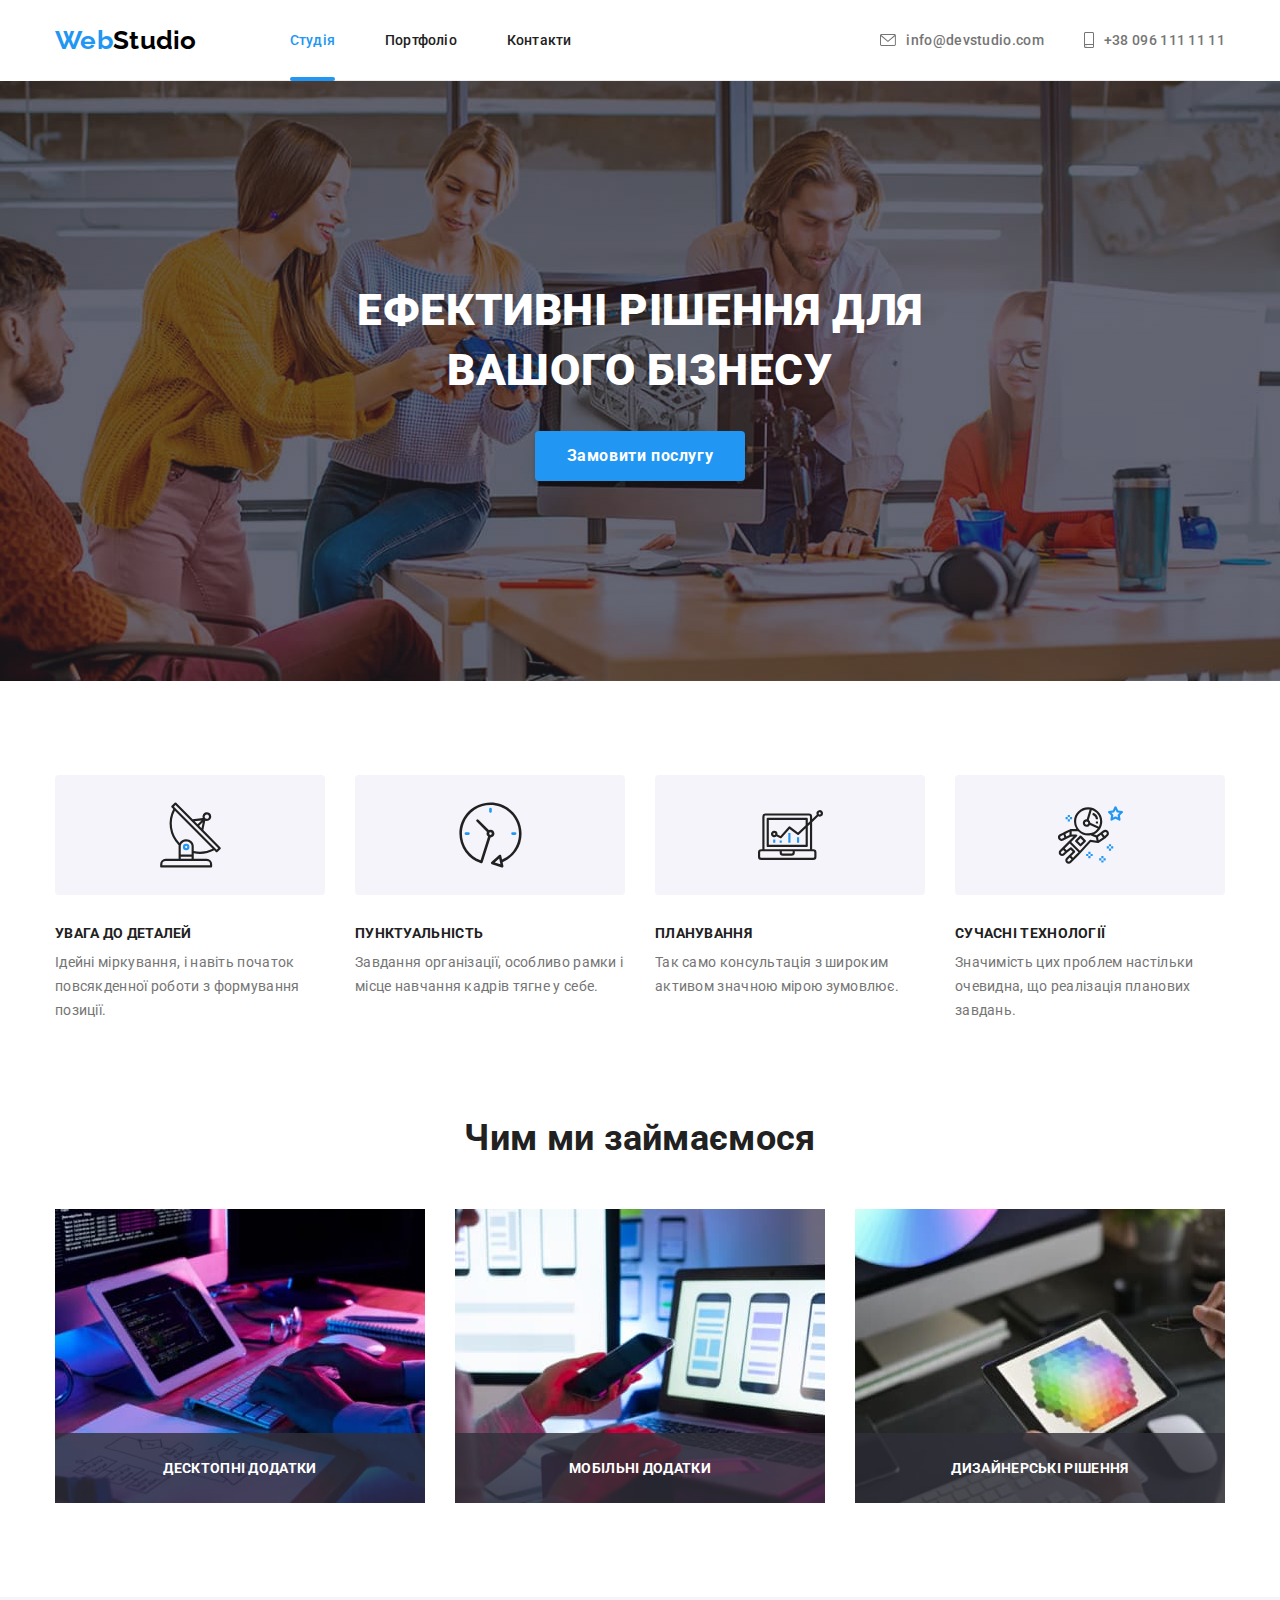
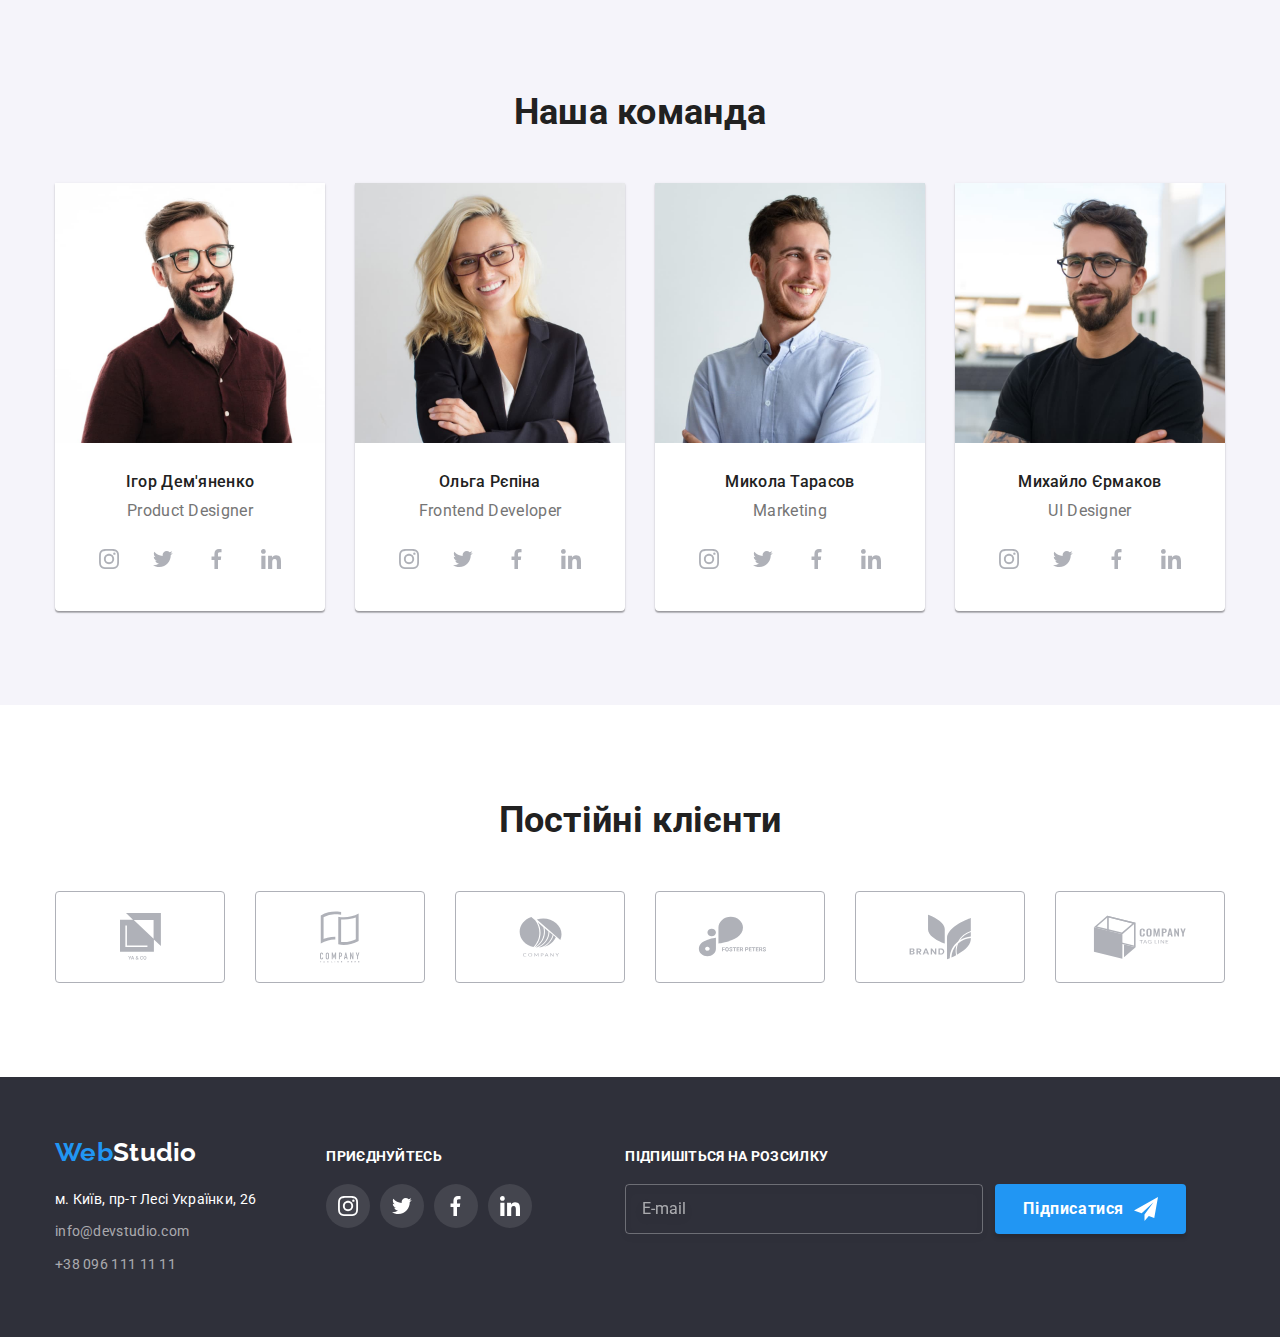
<file: index.html>
<!DOCTYPE html>
<html lang="uk">
  <head>
    <meta charset="UTF-8" />
    <meta http-equiv="X-UA-Compatible" content="IE=edge" />
    <meta name="viewport" content="width=device-width, initial-scale=1.0" />
    <meta name="description" content="Домашня робота №5" />
    <meta name="keywords" content="goit, homework, HTML, CSS, JavaScript" />
    <title>Homework goit-markup-hw-05</title>
    <link rel="preconnect" href="https://fonts.googleapis.com" />
    <link rel="preconnect" href="https://fonts.gstatic.com" crossorigin />
    <link
      href="https://fonts.googleapis.com/css2?family=Raleway:wght@700&family=Roboto:wght@400;500;700;900&display=swap"
      rel="stylesheet"
    />
    <link
      rel="stylesheet"
      href="https://cdnjs.cloudflare.com/ajax/libs/modern-normalize/1.1.0/modern-normalize.min.css"
    />
    <link rel="stylesheet" href="./css/style.css" />
  </head>
  <body>
    <header class="header">
      <div class="header__wrap _container">
        <a class="header__logo logo" href="./index.html" lang="en">
          Web<span class="header__logo--color">Studio</span>
        </a>

        <nav class="menu">
          <ul class="menu__list">
            <li class="menu__item">
              <a class="menu__link menu__link--active" href="./index.html">Студія</a>
            </li>
            <li class="menu__item">
              <a class="menu__link" href="./portfolio.html">Портфоліо</a>
            </li>
            <li class="menu__item">
              <a class="menu__link" href="">Контакти</a>
            </li>
          </ul>
        </nav>

        <ul class="contacts">
          <li class="contacts__item">
            <a class="contacts__link" href="mailto:info@devstudio.com">
              <svg class="contacts__icon-link" width="16" height="12">
                <use href="./images/icons/icons-webstudio.svg#icon-email"></use>
              </svg>
              info@devstudio.com</a
            >
          </li>
          <li class="contacts__item">
            <a class="contacts__link" href="tel:+380961111111">
              <svg class="contacts__icon-link" width="10" height="16">
                <use href="./images/icons/icons-webstudio.svg#icon-smartphone"></use>
              </svg>
              +38 096 111 11 11</a
            >
          </li>
        </ul>
      </div>
    </header>

    <main class="main">
      <section class="section banner">
        <div class="_container">
          <h1 class="banner__title title">
            Ефективні рішення для<br />
            вашого бізнесу
          </h1>
          <button class="banner__button btn" type="button" data-modal-open>Замовити послугу</button>
        </div>
      </section>

      <section class="section achievements">
        <div class="_container">
          <h2 class="visually-hidden">Наші переваги</h2>
          <ul class="achievements__list">
            <li class="achievements__item">
              <div class="achievements__thumb">
                <svg class="achievements__icon-antenna achievements__icons" width="65" height="70">
                  <use href="./images/icons/icons-webstudio.svg#icon-antenna"></use>
                </svg>
              </div>
              <h3 class="achievements__title title">Увага до деталей</h3>
              <p class="achievements__text">
                Ідейні міркування, і навіть початок повсякденної роботи з формування позиції.
              </p>
            </li>
            <li class="achievements__item">
              <div class="achievements__thumb">
                <svg class="achievements__icon-clock achievements__icons" width="65" height="70">
                  <use href="./images/icons/icons-webstudio.svg#icon-clock"></use>
                </svg>
              </div>
              <h3 class="achievements__title title">Пунктуальність</h3>
              <p class="achievements__text">
                Завдання організації, особливо рамки і місце навчання кадрів тягне у себе.
              </p>
            </li>
            <li class="achievements__item">
              <div class="achievements__thumb">
                <svg class="achievements__icon-diagram achievements__icons" width="65" height="70">
                  <use href="./images/icons/icons-webstudio.svg#icon-diagram"></use>
                </svg>
              </div>
              <h3 class="achievements__title title">Планування</h3>
              <p class="achievements__text">
                Так само консультація з широким активом значною мірою зумовлює.
              </p>
            </li>
            <li class="achievements__item">
              <div class="achievements__thumb">
                <svg
                  class="achievements__icon-astronaut achievements__icons"
                  width="65"
                  height="70"
                >
                  <use href="./images/icons/icons-webstudio.svg#icon-astronaut"></use>
                </svg>
              </div>
              <h3 class="achievements__title title">Сучасні технологіЇ</h3>
              <p class="achievements__text">
                Значимість цих проблем настільки очевидна, що реалізація планових завдань.
              </p>
            </li>
          </ul>
        </div>
      </section>

      <section class="section work">
        <div class="_container">
          <h2 class="work__title title">Чим ми займаємося</h2>
          <ul class="work__list">
            <li class="work__item">
              <div class="work__wrap-img">
                <img
                  class="work__img"
                  src="./images/computer.jpeg"
                  alt="Робоче місце з комп'ютером"
                  width="370"
                />
                <div class="work__backdrop">
                  <p class="work__text">Десктопні додатки</p>
                </div>
              </div>
            </li>
            <li class="work__item">
              <div class="work__wrap-img">
                <img
                  class="work__img"
                  src="./images/mobile.jpeg"
                  alt="Робоче місце зі телефоном"
                  width="370"
                />
                <div class="work__backdrop">
                  <p class="work__text">Мобільні додатки</p>
                </div>
              </div>
            </li>
            <li class="work__item">
              <div class="work__wrap-img">
                <img
                  class="work__img"
                  src="./images/device.jpeg"
                  alt="Робоче місце з планшетом"
                  width="370"
                />
                <div class="work__backdrop">
                  <p class="work__text">Дизайнерські рішення</p>
                </div>
              </div>
            </li>
          </ul>
        </div>
      </section>

      <section class="section team">
        <div class="_container">
          <h2 class="team__title title">Наша команда</h2>
          <ul class="team__list">
            <li class="team__item">
              <img class="team__img" src="./images/igor.jpeg" alt="Наш дизайнер Ігор" width="270" />
              <h3 class="team__name-title title">Ігор Дем'яненко</h3>
              <p class="team__text" lang="en">Product Designer</p>
              <ul class="team__list-social">
                <li class="team__item-social">
                  <a href="#" class="team__link-social" target="_blank" rel="noopener noreferrer">
                    <svg class="team__icon-link-social" width="20" height="20">
                      <use href="./images/icons/icons-webstudio.svg#icon-instagram"></use>
                    </svg>
                  </a>
                </li>
                <li class="team__item-social">
                  <a href="#" class="team__link-social" target="_blank" rel="noopener noreferrer">
                    <svg class="team__icon-link-social" width="20" height="20">
                      <use href="./images/icons/icons-webstudio.svg#icon-twitter"></use>
                    </svg>
                  </a>
                </li>
                <li class="team__item-social">
                  <a href="#" class="team__link-social" target="_blank" rel="noopener noreferrer">
                    <svg class="team__icon-link-social" width="20" height="20">
                      <use href="./images/icons/icons-webstudio.svg#icon-facebook"></use>
                    </svg>
                  </a>
                </li>
                <li class="team__item-social">
                  <a href="#" class="team__link-social" target="_blank" rel="noopener noreferrer">
                    <svg class="team__icon-link-social" width="20" height="20">
                      <use href="./images/icons/icons-webstudio.svg#icon-linkedin"></use>
                    </svg>
                  </a>
                </li>
              </ul>
            </li>
            <li class="team__item">
              <img
                class="team__img"
                src="./images/olga.jpeg"
                alt="Наш розробник Ольга"
                width="270"
              />
              <h3 class="team__name-title title">Ольга Рєпіна</h3>
              <p class="team__text" lang="en">Frontend Developer</p>
              <ul class="team__list-social">
                <li class="team__item-social">
                  <a href="#" class="team__link-social" target="_blank" rel="noopener noreferrer">
                    <svg class="team__icon-link-social" width="20" height="20">
                      <use href="./images/icons/icons-webstudio.svg#icon-instagram"></use>
                    </svg>
                  </a>
                </li>
                <li class="team__item-social">
                  <a href="#" class="team__link-social" target="_blank" rel="noopener noreferrer">
                    <svg class="team__icon-link-social" width="20" height="20">
                      <use href="./images/icons/icons-webstudio.svg#icon-twitter"></use>
                    </svg>
                  </a>
                </li>
                <li class="team__item-social">
                  <a href="#" class="team__link-social" target="_blank" rel="noopener noreferrer">
                    <svg class="team__icon-link-social" width="20" height="20">
                      <use href="./images/icons/icons-webstudio.svg#icon-facebook"></use>
                    </svg>
                  </a>
                </li>
                <li class="team__item-social">
                  <a href="#" class="team__link-social" target="_blank" rel="noopener noreferrer">
                    <svg class="team__icon-link-social" width="20" height="20">
                      <use href="./images/icons/icons-webstudio.svg#icon-linkedin"></use>
                    </svg>
                  </a>
                </li>
              </ul>
            </li>
            <li class="team__item">
              <img
                class="team__img"
                src="./images/mikola.jpeg"
                alt="Наш маркетолог Микола"
                width="270"
              />
              <h3 class="team__name-title title">Микола Тарасов</h3>
              <p class="team__text" lang="en">Marketing</p>
              <ul class="team__list-social">
                <li class="team__item-social">
                  <a href="#" class="team__link-social" target="_blank" rel="noopener noreferrer">
                    <svg class="team__icon-link-social" width="20" height="20">
                      <use href="./images/icons/icons-webstudio.svg#icon-instagram"></use>
                    </svg>
                  </a>
                </li>
                <li class="team__item-social">
                  <a href="#" class="team__link-social" target="_blank" rel="noopener noreferrer">
                    <svg class="team__icon-link-social" width="20" height="20">
                      <use href="./images/icons/icons-webstudio.svg#icon-twitter"></use>
                    </svg>
                  </a>
                </li>
                <li class="team__item-social">
                  <a href="#" class="team__link-social" target="_blank" rel="noopener noreferrer">
                    <svg class="team__icon-link-social" width="20" height="20">
                      <use href="./images/icons/icons-webstudio.svg#icon-facebook"></use>
                    </svg>
                  </a>
                </li>
                <li class="team__item-social">
                  <a href="#" class="team__link-social" target="_blank" rel="noopener noreferrer">
                    <svg class="team__icon-link-social" width="20" height="20">
                      <use href="./images/icons/icons-webstudio.svg#icon-linkedin"></use>
                    </svg>
                  </a>
                </li>
              </ul>
            </li>
            <li class="team__item">
              <img
                class="team__img"
                src="./images/mikhailo.jpeg"
                alt="Наш дизайнер Михайло"
                width="270"
              />
              <h3 class="team__name-title title">Михайло Єрмаков</h3>
              <p class="team__text" lang="en">UI Designer</p>
              <ul class="team__list-social">
                <li class="team__item-social">
                  <a href="#" class="team__link-social" target="_blank" rel="noopener noreferrer">
                    <svg class="team__icon-link-social" width="20" height="20">
                      <use href="./images/icons/icons-webstudio.svg#icon-instagram"></use>
                    </svg>
                  </a>
                </li>
                <li class="team__item-social">
                  <a href="#" class="team__link-social" target="_blank" rel="noopener noreferrer">
                    <svg class="team__icon-link-social" width="20" height="20">
                      <use href="./images/icons/icons-webstudio.svg#icon-twitter"></use>
                    </svg>
                  </a>
                </li>
                <li class="team__item-social">
                  <a href="#" class="team__link-social" target="_blank" rel="noopener noreferrer">
                    <svg class="team__icon-link-social" width="20" height="20">
                      <use href="./images/icons/icons-webstudio.svg#icon-facebook"></use>
                    </svg>
                  </a>
                </li>
                <li class="team__item-social">
                  <a href="#" class="team__link-social" target="_blank" rel="noopener noreferrer">
                    <svg class="team__icon-link-social" width="20" height="20">
                      <use href="./images/icons/icons-webstudio.svg#icon-linkedin"></use>
                    </svg>
                  </a>
                </li>
              </ul>
            </li>
          </ul>
        </div>
      </section>

      <section class="section clients">
        <div class="_container">
          <h2 class="clients__title title">Постійні клієнти</h2>
          <ul class="clients__list">
            <li class="clients__item">
              <a href="#" class="clients__link" target="_blank" rel="noopener noreferrer">
                <svg class="clients__icon-link" width="41" height="47">
                  <use href="./images/icons/icons-webstudio.svg#icon-ya-co-company"></use>
                </svg>
              </a>
            </li>
            <li class="clients__item">
              <a href="#" class="clients__link" target="_blank" rel="noopener noreferrer">
                <svg class="clients__icon-link" width="40" height="52">
                  <use href="./images/icons/icons-webstudio.svg#icon-tagline-company"></use>
                </svg>
              </a>
            </li>
            <li class="clients__item">
              <a href="#" class="clients__link" target="_blank" rel="noopener noreferrer">
                <svg class="clients__icon-link" width="43" height="41">
                  <use href="./images/icons/icons-webstudio.svg#icon-round-company"></use>
                </svg>
              </a>
            </li>
            <li class="clients__item">
              <a href="#" class="clients__link" target="_blank" rel="noopener noreferrer">
                <svg class="clients__icon-link" width="85" height="41">
                  <use href="./images/icons/icons-webstudio.svg#icon-foster-company"></use>
                </svg>
              </a>
            </li>
            <li class="clients__item">
              <a href="#" class="clients__link" target="_blank" rel="noopener noreferrer">
                <svg class="clients__icon-link" width="63" height="46">
                  <use href="./images/icons/icons-webstudio.svg#icon-brand-company"></use>
                </svg>
              </a>
            </li>
            <li class="clients__item">
              <a href="#" class="clients__link" target="_blank" rel="noopener noreferrer">
                <svg class="clients__icon-link" width="94" height="44">
                  <use href="./images/icons/icons-webstudio.svg#icon-tag-company"></use>
                </svg>
              </a>
            </li>
          </ul>
        </div>
      </section>

      <div class="backdrop is-hidden" data-modal>
        <div class="modal">
          <h2 class="modal__title">Залиште свої дані, ми вам передзвонимо</h2>
          <form class="modal__form" id="form-message" autocomplete="on">
            <label class="modal__label" for="input-name">Ім'я</label>
            <div class="modal__input-wrap">
              <input
                class="modal__input"
                type="text"
                name="name"
                id="input-name"
                placeholder=" "
                minlength="3"
                required
              />
              <svg class="modal__svg" width="18" height="18">
                <use href="./images/icons/icons-webstudio.svg#icon-person-modal"></use>
              </svg>
            </div>

            <label class="modal__label" for="input-phone">Телефон</label>
            <div class="modal__input-wrap">
              <input
                class="modal__input"
                type="tel"
                name="phone"
                id="input-phone"
                placeholder=" "
                minlength="10"
                pattern="[0-9]+"
                required
              />
              <svg class="modal__svg" width="18" height="18">
                <use href="./images/icons/icons-webstudio.svg#icon-phone-modal"></use>
              </svg>
            </div>

            <label class="modal__label" for="input-email">Пошта</label>
            <div class="modal__input-wrap">
              <input
                class="modal__input"
                type="email"
                name="email"
                id="input-email"
                placeholder=" "
                required
              />
              <svg class="modal__svg" width="18" height="18">
                <use href="./images/icons/icons-webstudio.svg#icon-email-modal"></use>
              </svg>
            </div>

            <label class="modal__label" for="message">Коментар</label>
            <textarea
              class="modal__message"
              name="message"
              id="message"
              placeholder="Введіть текст"
            ></textarea>

            <label class="modal__label-checkbox">
              <input class="modal__checkbox" type="checkbox" name="term" required />
              <!-- <span class="modal__icon-checkbox"></span> -->
              <span class="modal__icon-checkbox">
                <svg class="modal__svg-check" width="14" height="14">
                  <use href="./images/icons/icons-webstudio.svg#icon-check"></use>
                </svg>
              </span>
              Погоджуюся з розсилкою та приймаю
              <a class="modal__link-term" href="#">Умови договору</a>
            </label>

            <div class="modal__button-wrap">
              <button class="modal__button btn" type="submit" form="form-message">
                Відправити
              </button>
            </div>
          </form>

          <button class="modal__button-close" type="button" data-modal-close>
            <svg class="modal__svg-close" width="11" height="11">
              <use href="./images/icons/icons-webstudio.svg#icon-close-modal"></use>
            </svg>
          </button>
        </div>
      </div>
    </main>

    <footer class="footer">
      <div class="_container footer__wrap">
        <div class="footer__location">
          <a class="footer__logo logo" href="./index.html" lang="en">
            Web<span class="footer__logo--color">Studio</span>
          </a>

          <address class="footer__address address">
            <ul class="address__list">
              <li class="address__item">
                <a
                  class="address__link"
                  href="https://goo.gl/maps/4KdnL9pmzvCGPF396"
                  rel="noreferrer noopener"
                >
                  м. Київ, пр-т Лесі Українки, 26
                </a>
              </li>
              <li class="address__item">
                <a class="address__link-contact" href="mailto:info@devstudio.com"
                  >info@devstudio.com</a
                >
              </li>
              <li class="address__item">
                <a class="address__link-contact" href="tel:+380961111111">+38 096 111 11 11</a>
              </li>
            </ul>
          </address>
        </div>

        <div class="footer__socials">
          <h2 class="footer__socials-title title">приєднуйтесь</h2>
          <ul class="team__list-social">
            <li class="team__item-social">
              <a
                href="#"
                class="team__link-social footer__socials-link"
                target="_blank"
                rel="noopener noreferrer"
              >
                <svg class="team__icon-link-social footer__icon-link-social" width="20" height="20">
                  <use href="./images/icons/icons-webstudio.svg#icon-instagram"></use>
                </svg>
              </a>
            </li>
            <li class="team__item-social">
              <a
                href="#"
                class="team__link-social footer__socials-link"
                target="_blank"
                rel="noopener noreferrer"
              >
                <svg class="team__icon-link-social footer__icon-link-social" width="20" height="20">
                  <use href="./images/icons/icons-webstudio.svg#icon-twitter"></use>
                </svg>
              </a>
            </li>
            <li class="team__item-social">
              <a
                href="#"
                class="team__link-social footer__socials-link"
                target="_blank"
                rel="noopener noreferrer"
              >
                <svg class="team__icon-link-social footer__icon-link-social" width="20" height="20">
                  <use href="./images/icons/icons-webstudio.svg#icon-facebook"></use>
                </svg>
              </a>
            </li>
            <li class="team__item-social">
              <a
                href="#"
                class="team__link-social footer__socials-link"
                target="_blank"
                rel="noopener noreferrer"
              >
                <svg class="team__icon-link-social footer__icon-link-social" width="20" height="20">
                  <use href="./images/icons/icons-webstudio.svg#icon-linkedin"></use>
                </svg>
              </a>
            </li>
          </ul>
        </div>

        <form class="footer__subscribe subscribe" id="subscribe-form" autocomplete="on">
          <label class="subscribe__label">
            <p class="subscribe__label-text">Підпишіться на розсилку</p>
            <input
              class="subscribe__input"
              type="email"
              name="email"
              placeholder="E-mail"
              required
            />
          </label>
          <button class="subscribe__button btn" type="submit" form="subscribe-form">
            Підписатися
            <svg class="subscribe__icon-link" width="24" height="24">
              <use href="./images/icons/icons-webstudio.svg#icon-send"></use>
            </svg>
          </button>
        </form>
      </div>
    </footer>
    <script src="./js/modal.js"></script>
  </body>
</html>
</file>
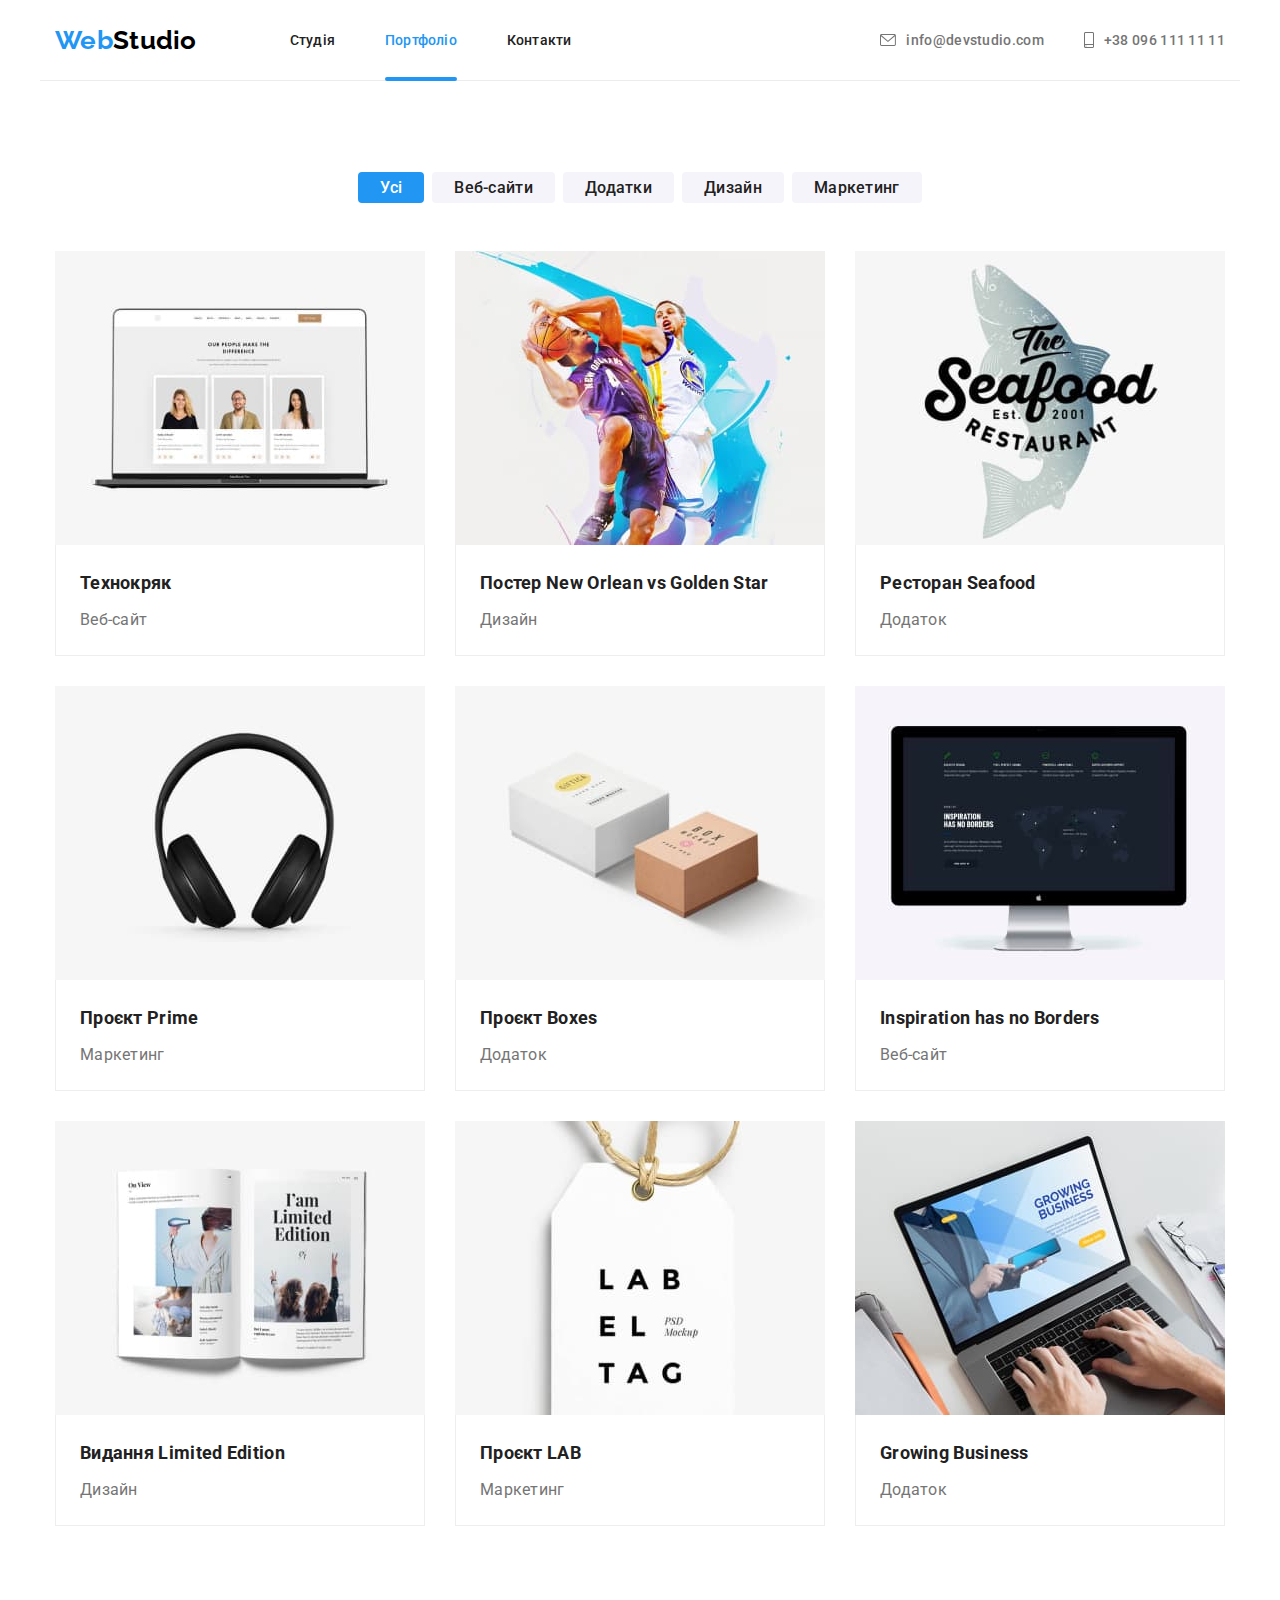
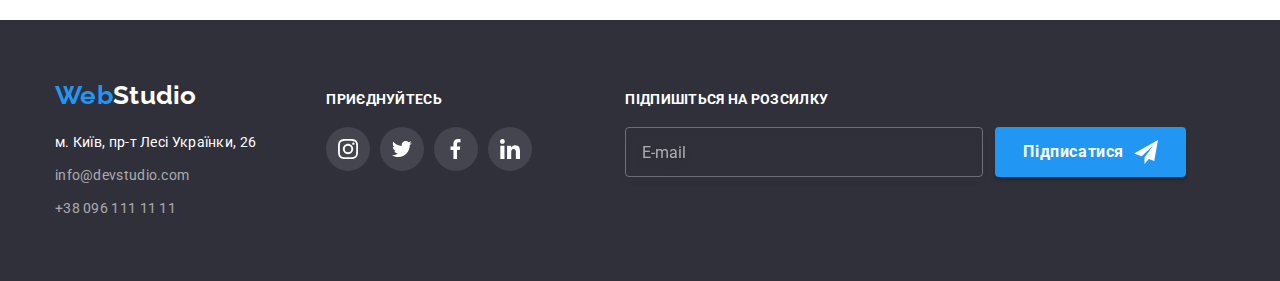
<file: portfolio.html>
<!DOCTYPE html>
<html lang="uk">
  <head>
    <meta charset="UTF-8" />
    <meta http-equiv="X-UA-Compatible" content="IE=edge" />
    <meta name="viewport" content="width=device-width, initial-scale=1.0" />
    <meta name="description" content="Домашня робота №2" />
    <meta name="keywords" content="goit, homework, portfolio, HTML, CSS, JavaScript" />
    <title>Portfolio goit-markup-hw-02</title>
    <link rel="preconnect" href="https://fonts.googleapis.com" />
    <link rel="preconnect" href="https://fonts.gstatic.com" crossorigin />
    <link
      href="https://fonts.googleapis.com/css2?family=Raleway:wght@700&family=Roboto:wght@400;500;700;900&display=swap"
      rel="stylesheet"
    />
    <link
      rel="stylesheet"
      href="https://cdnjs.cloudflare.com/ajax/libs/modern-normalize/1.1.0/modern-normalize.min.css"
    />
    <link rel="stylesheet" href="./css/style.css" />
  </head>
  <body>
    <header class="header">
      <div class="header__wrap _container">
        <a class="header__logo logo" href="./index.html" lang="en">
          Web<span class="header__logo--color">Studio</span>
        </a>

        <nav class="menu">
          <ul class="menu__list">
            <li class="menu__item">
              <a class="menu__link" href="./index.html">Студія</a>
            </li>
            <li class="menu__item">
              <a class="menu__link menu__link--active" href="./portfolio.html">Портфоліо</a>
            </li>
            <li class="menu__item">
              <a class="menu__link" href="">Контакти</a>
            </li>
          </ul>
        </nav>

        <ul class="contacts">
          <li class="contacts__item">
            <a class="contacts__link" href="mailto:info@devstudio.com">
              <svg class="contacts__icon-link" width="16" height="12">
                <use href="./images/icons/icons-webstudio.svg#icon-email"></use>
              </svg>
              info@devstudio.com</a
            >
          </li>
          <li class="contacts__item">
            <a class="contacts__link" href="tel:+380961111111">
              <svg class="contacts__icon-link" width="10" height="16">
                <use href="./images/icons/icons-webstudio.svg#icon-smartphone"></use>
              </svg>
              +38 096 111 11 11</a
            >
          </li>
        </ul>
      </div>
    </header>

    <main class="main">
      <section class="section portfolio">
        <div class="_container">
          <h1 class="visually-hidden">Наше портфоліо</h1>

          <ul class="portfolio__list filters">
            <li class="filters__item">
              <input class="filters__radio" type="radio" name="filter" id="filters-all" checked />
              <label class="filters__label" for="filters-all">Усі</label>
              <!-- <button class="filters__button filters__button--active" type="button">Усі</button> -->
            </li>
            <li class="filters__item">
              <input class="filters__radio" type="radio" name="filter" id="filters-web" />
              <label class="filters__label" for="filters-web">Веб-сайти</label>
              <!-- <button class="filters__button" type="button">Веб-сайти</button> -->
            </li>
            <li class="filters__item">
              <input class="filters__radio" type="radio" name="filter" id="filters-dop" />
              <label class="filters__label" for="filters-dop">Додатки</label>
              <!-- <button class="filters__button" type="button">Додатки</button> -->
            </li>
            <li class="filters__item">
              <input class="filters__radio" type="radio" name="filter" id="filters-design" />
              <label class="filters__label" for="filters-design">Дизайн</label>
              <!-- <button class="filters__button" type="button">Дизайн</button> -->
            </li>
            <li class="filters__item">
              <input class="filters__radio" type="radio" name="filter" id="filters-adv" />
              <label class="filters__label" for="filters-adv">Маркетинг</label>
              <!-- <button class="filters__button" type="button">Маркетинг</button> -->
            </li>
          </ul>

          <ul class="portfolio__list product">
            <li class="product__item">
              <a class="product__link" href="#">
                <div class="product__wrap-img">
                  <img
                    class="product__img"
                    src="./images/portfolio/tehnokryak.jpeg"
                    width="370"
                    alt="Проект веб-сайта Технокряк"
                  />
                  <div class="product__overlay">
                    <p class="product__text-about">
                      Ресурс пропонує комплексні пропозиції з різним рівнем функціоналу та сервісів.
                      Все це дозволить відвідувачу отримати вичерпні відомості про компанію чи
                      приватну особу.
                    </p>
                  </div>
                </div>
                <div class="product__wrap-text">
                  <h2 class="product__title title">Технокряк</h2>
                  <p class="product__text">Веб-сайт</p>
                </div>
              </a>
            </li>
            <li class="product__item">
              <a class="product__link" href="#">
                <div class="product__wrap-img">
                  <img
                    class="product__img"
                    src="./images/portfolio/orlen.jpeg"
                    width="370"
                    alt="Проект дизайн постера Нью Орлеан"
                  />
                  <div class="product__overlay">
                    <p class="product__text-about">
                      Ресурс пропонує комплексні пропозиції з різним рівнем функціоналу та сервісів.
                      Все це дозволить відвідувачу отримати вичерпні відомості про компанію чи
                      приватну особу.
                    </p>
                  </div>
                </div>
                <div class="product__wrap-text">
                  <h2 class="product__title title">Постер New Orlean vs Golden Star</h2>
                  <p class="product__text">Дизайн</p>
                </div>
              </a>
            </li>
            <li class="product__item">
              <a class="product__link" href="#">
                <div class="product__wrap-img">
                  <img
                    class="product__img"
                    src="./images/portfolio/seafood.jpeg"
                    width="370"
                    alt="Проект додатка для ресторана Сіафуд"
                  />
                  <div class="product__overlay">
                    <p class="product__text-about">
                      Ресурс пропонує комплексні пропозиції з різним рівнем функціоналу та сервісів.
                      Все це дозволить відвідувачу отримати вичерпні відомості про компанію чи
                      приватну особу.
                    </p>
                  </div>
                </div>
                <div class="product__wrap-text">
                  <h2 class="product__title title">Ресторан Seafood</h2>
                  <p class="product__text">Додаток</p>
                </div>
              </a>
            </li>
            <li class="product__item">
              <a class="product__link" href="#">
                <div class="product__wrap-img">
                  <img
                    class="product__img"
                    src="./images/portfolio/prime.jpeg"
                    width="370"
                    alt="Проект маркетингу для Прайм"
                  />
                  <div class="product__overlay">
                    <p class="product__text-about">
                      Ресурс пропонує комплексні пропозиції з різним рівнем функціоналу та сервісів.
                      Все це дозволить відвідувачу отримати вичерпні відомості про компанію чи
                      приватну особу.
                    </p>
                  </div>
                </div>
                <div class="product__wrap-text">
                  <h2 class="product__title title">Проєкт Prime</h2>
                  <p class="product__text">Маркетинг</p>
                </div>
              </a>
            </li>
            <li class="product__item">
              <a class="product__link" href="#">
                <div class="product__wrap-img">
                  <img
                    class="product__img"
                    src="./images/portfolio/boxes.jpeg"
                    width="370"
                    alt="Проект додатка для сайта Боксес"
                  />
                  <div class="product__overlay">
                    <p class="product__text-about">
                      Ресурс пропонує комплексні пропозиції з різним рівнем функціоналу та сервісів.
                      Все це дозволить відвідувачу отримати вичерпні відомості про компанію чи
                      приватну особу.
                    </p>
                  </div>
                </div>
                <div class="product__wrap-text">
                  <h2 class="product__title title">Проєкт Boxes</h2>
                  <p class="product__text">Додаток</p>
                </div>
              </a>
            </li>
            <li class="product__item">
              <a class="product__link" href="#">
                <div class="product__wrap-img">
                  <img
                    class="product__img"
                    src="./images/portfolio/inspiration.jpeg"
                    width="370"
                    alt="Проект веб-сайта Інспірейшин"
                  />
                  <div class="product__overlay">
                    <p class="product__text-about">
                      Ресурс пропонує комплексні пропозиції з різним рівнем функціоналу та сервісів.
                      Все це дозволить відвідувачу отримати вичерпні відомості про компанію чи
                      приватну особу.
                    </p>
                  </div>
                </div>
                <div class="product__wrap-text">
                  <h3 class="product__title title">Inspiration has no Borders</h3>
                  <p class="product__text">Веб-сайт</p>
                </div>
              </a>
            </li>
            <li class="product__item">
              <a class="product__link" href="#">
                <div class="product__wrap-img">
                  <img
                    class="product__img"
                    src="./images/portfolio/limited.jpeg"
                    width="370"
                    alt="Проект дизайна відання Лімітед Едішин"
                  />
                  <div class="product__overlay">
                    <p class="product__text-about">
                      Ресурс пропонує комплексні пропозиції з різним рівнем функціоналу та сервісів.
                      Все це дозволить відвідувачу отримати вичерпні відомості про компанію чи
                      приватну особу.
                    </p>
                  </div>
                </div>
                <div class="product__wrap-text">
                  <h2 class="product__title title">Видання Limited Edition</h2>
                  <p class="product__text">Дизайн</p>
                </div>
              </a>
            </li>
            <li class="product__item">
              <a class="product__link" href="#">
                <div class="product__wrap-img">
                  <img
                    class="product__img"
                    src="./images/portfolio/lab.jpeg"
                    width="370"
                    alt="Проект маркетингу для ЛАБ"
                  />
                  <div class="product__overlay">
                    <p class="product__text-about">
                      Ресурс пропонує комплексні пропозиції з різним рівнем функціоналу та сервісів.
                      Все це дозволить відвідувачу отримати вичерпні відомості про компанію чи
                      приватну особу.
                    </p>
                  </div>
                </div>
                <div class="product__wrap-text">
                  <h2 class="product__title title">Проєкт LAB</h2>
                  <p class="product__text">Маркетинг</p>
                </div>
              </a>
            </li>
            <li class="product__item">
              <a class="product__link" href="#">
                <div class="product__wrap-img">
                  <img
                    class="product__img"
                    src="./images/portfolio/business.jpeg"
                    width="370"
                    alt="Проект додатка Гровін Бізнес"
                  />
                  <div class="product__overlay">
                    <p class="product__text-about">
                      Ресурс пропонує комплексні пропозиції з різним рівнем функціоналу та сервісів.
                      Все це дозволить відвідувачу отримати вичерпні відомості про компанію чи
                      приватну особу.
                    </p>
                  </div>
                </div>
                <div class="product__wrap-text">
                  <h2 class="product__title title">Growing Business</h2>
                  <p class="product__text">Додаток</p>
                </div>
              </a>
            </li>
          </ul>
        </div>
      </section>
    </main>

    <footer class="footer">
      <div class="_container footer__wrap">
        <div class="footer__location">
          <a class="footer__logo logo" href="./index.html" lang="en">
            Web<span class="footer__logo--color">Studio</span>
          </a>

          <address class="footer__address address">
            <ul class="address__list">
              <li class="address__item">
                <a
                  class="address__link"
                  href="https://goo.gl/maps/4KdnL9pmzvCGPF396"
                  rel="noreferrer noopener"
                >
                  м. Київ, пр-т Лесі Українки, 26
                </a>
              </li>
              <li class="address__item">
                <a class="address__link-contact" href="mailto:info@devstudio.com"
                  >info@devstudio.com</a
                >
              </li>
              <li class="address__item">
                <a class="address__link-contact" href="tel:+380961111111">+38 096 111 11 11</a>
              </li>
            </ul>
          </address>
        </div>

        <div class="footer__socials">
          <h2 class="footer__socials-title title">приєднуйтесь</h2>
          <ul class="team__list-social">
            <li class="team__item-social">
              <a
                href="#"
                class="team__link-social footer__socials-link"
                target="_blank"
                rel="noopener noreferrer"
              >
                <svg class="team__icon-link-social footer__icon-link-social" width="20" height="20">
                  <use href="./images/icons/icons-webstudio.svg#icon-instagram"></use>
                </svg>
              </a>
            </li>
            <li class="team__item-social">
              <a
                href="#"
                class="team__link-social footer__socials-link"
                target="_blank"
                rel="noopener noreferrer"
              >
                <svg class="team__icon-link-social footer__icon-link-social" width="20" height="20">
                  <use href="./images/icons/icons-webstudio.svg#icon-twitter"></use>
                </svg>
              </a>
            </li>
            <li class="team__item-social">
              <a
                href="#"
                class="team__link-social footer__socials-link"
                target="_blank"
                rel="noopener noreferrer"
              >
                <svg class="team__icon-link-social footer__icon-link-social" width="20" height="20">
                  <use href="./images/icons/icons-webstudio.svg#icon-facebook"></use>
                </svg>
              </a>
            </li>
            <li class="team__item-social">
              <a
                href="#"
                class="team__link-social footer__socials-link"
                target="_blank"
                rel="noopener noreferrer"
              >
                <svg class="team__icon-link-social footer__icon-link-social" width="20" height="20">
                  <use href="./images/icons/icons-webstudio.svg#icon-linkedin"></use>
                </svg>
              </a>
            </li>
          </ul>
        </div>

        <form class="footer__subscribe subscribe" id="subscribe-form" autocomplete="on">
          <label class="subscribe__label">
            <p class="subscribe__label-text">Підпишіться на розсилку</p>
            <input
              class="subscribe__input"
              type="email"
              name="email"
              placeholder="E-mail"
              required
            />
          </label>
          <button class="subscribe__button btn" type="submit" form="subscribe-form">
            Підписатися
            <svg class="subscribe__icon-link" width="24" height="24">
              <use href="./images/icons/icons-webstudio.svg#icon-send"></use>
            </svg>
          </button>
        </form>
      </div>
    </footer>
  </body>
</html>
</file>
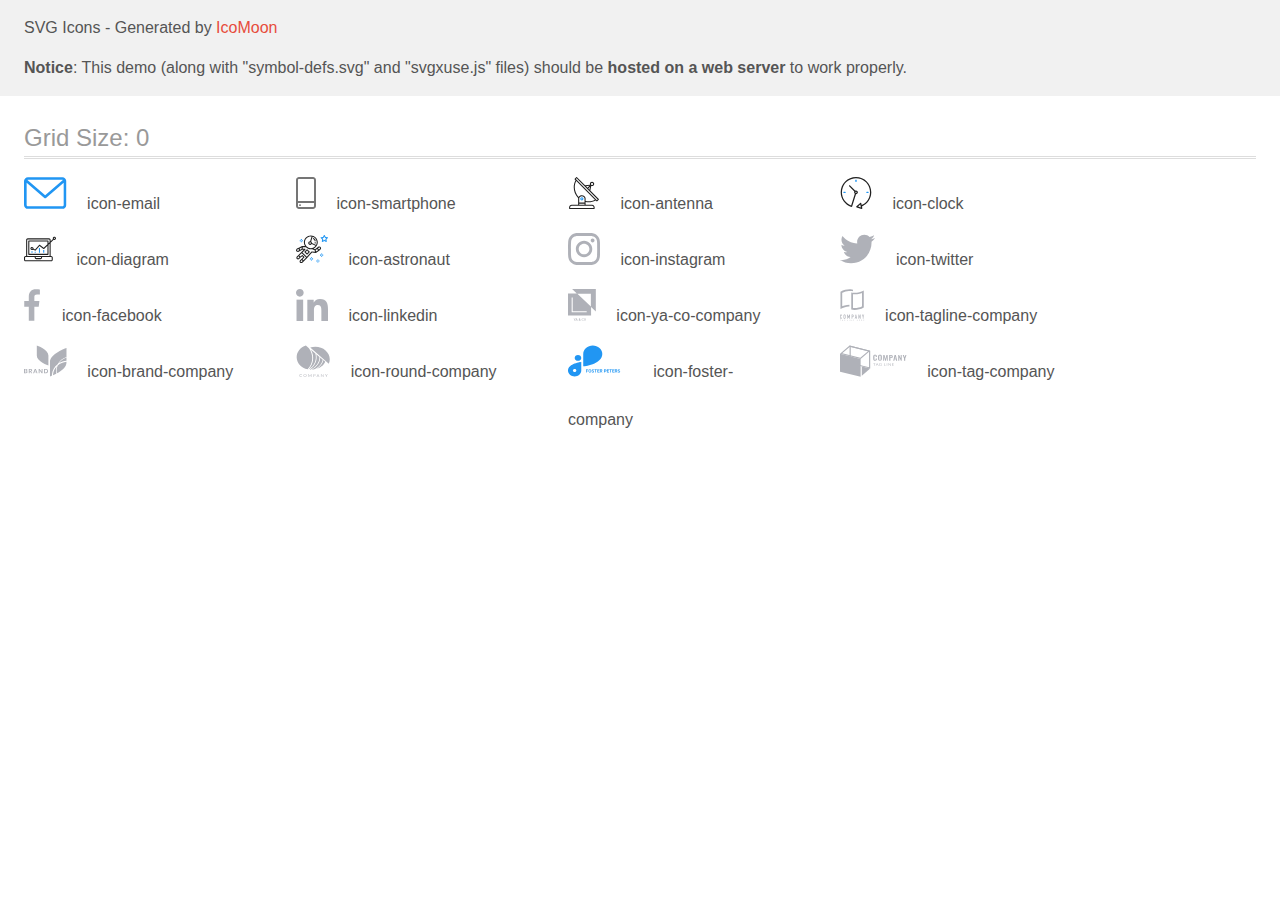
<file: images/icons/icowebstudio/demo-external-svg.html>
<!doctype html>
<html>
<head>
    <title>IcoMoon - SVG Icons</title>
    <meta charset="utf-8">
    <meta name="viewport" content="width=device-width, initial-scale=1">
    <link rel="stylesheet" href="demo-files/demo.css">
    <link rel="stylesheet" href="style.css">
</head>
<body>
<header class="bgc1 clearfix">
<div class="mhl">
    <p>SVG Icons - Generated by <a href="https://icomoon.io/app">IcoMoon</a></p><p><strong>Notice</strong>: This demo (along with "symbol-defs.svg" and "svgxuse.js" files) should be <b>hosted on a web server</b> to work properly.</p>
</div>
</header>
    <div class="clearfix mhl ptl">
        <h1 class="mvm mtn fgc1">Grid Size: 0</h1>
        <div class="glyph fs1">
            <div class="clearfix pbs">
                <svg class="icon icon-email"><use xlink:href="symbol-defs.svg#icon-email"></use></svg><span class="name"> icon-email</span>
            </div>
        </div>
        <div class="glyph fs1">
            <div class="clearfix pbs">
                <svg class="icon icon-smartphone"><use xlink:href="symbol-defs.svg#icon-smartphone"></use></svg><span class="name"> icon-smartphone</span>
            </div>
        </div>
        <div class="glyph fs1">
            <div class="clearfix pbs">
                <svg class="icon icon-antenna"><use xlink:href="symbol-defs.svg#icon-antenna"></use></svg><span class="name"> icon-antenna</span>
            </div>
        </div>
        <div class="glyph fs1">
            <div class="clearfix pbs">
                <svg class="icon icon-clock"><use xlink:href="symbol-defs.svg#icon-clock"></use></svg><span class="name"> icon-clock</span>
            </div>
        </div>
        <div class="glyph fs1">
            <div class="clearfix pbs">
                <svg class="icon icon-diagram"><use xlink:href="symbol-defs.svg#icon-diagram"></use></svg><span class="name"> icon-diagram</span>
            </div>
        </div>
        <div class="glyph fs1">
            <div class="clearfix pbs">
                <svg class="icon icon-astronaut"><use xlink:href="symbol-defs.svg#icon-astronaut"></use></svg><span class="name"> icon-astronaut</span>
            </div>
        </div>
        <div class="glyph fs1">
            <div class="clearfix pbs">
                <svg class="icon icon-instagram"><use xlink:href="symbol-defs.svg#icon-instagram"></use></svg><span class="name"> icon-instagram</span>
            </div>
        </div>
        <div class="glyph fs1">
            <div class="clearfix pbs">
                <svg class="icon icon-twitter"><use xlink:href="symbol-defs.svg#icon-twitter"></use></svg><span class="name"> icon-twitter</span>
            </div>
        </div>
        <div class="glyph fs1">
            <div class="clearfix pbs">
                <svg class="icon icon-facebook"><use xlink:href="symbol-defs.svg#icon-facebook"></use></svg><span class="name"> icon-facebook</span>
            </div>
        </div>
        <div class="glyph fs1">
            <div class="clearfix pbs">
                <svg class="icon icon-linkedin"><use xlink:href="symbol-defs.svg#icon-linkedin"></use></svg><span class="name"> icon-linkedin</span>
            </div>
        </div>
        <div class="glyph fs1">
            <div class="clearfix pbs">
                <svg class="icon icon-ya-co-company"><use xlink:href="symbol-defs.svg#icon-ya-co-company"></use></svg><span class="name"> icon-ya-co-company</span>
            </div>
        </div>
        <div class="glyph fs1">
            <div class="clearfix pbs">
                <svg class="icon icon-tagline-company"><use xlink:href="symbol-defs.svg#icon-tagline-company"></use></svg><span class="name"> icon-tagline-company</span>
            </div>
        </div>
        <div class="glyph fs1">
            <div class="clearfix pbs">
                <svg class="icon icon-brand-company"><use xlink:href="symbol-defs.svg#icon-brand-company"></use></svg><span class="name"> icon-brand-company</span>
            </div>
        </div>
        <div class="glyph fs1">
            <div class="clearfix pbs">
                <svg class="icon icon-round-company"><use xlink:href="symbol-defs.svg#icon-round-company"></use></svg><span class="name"> icon-round-company</span>
            </div>
        </div>
        <div class="glyph fs1">
            <div class="clearfix pbs">
                <svg class="icon icon-foster-company"><use xlink:href="symbol-defs.svg#icon-foster-company"></use></svg><span class="name"> icon-foster-company</span>
            </div>
        </div>
        <div class="glyph fs1">
            <div class="clearfix pbs">
                <svg class="icon icon-tag-company"><use xlink:href="symbol-defs.svg#icon-tag-company"></use></svg><span class="name"> icon-tag-company</span>
            </div>
        </div>
  </div>
<script defer src="svgxuse.js"></script>
</body>
</html>
</file>
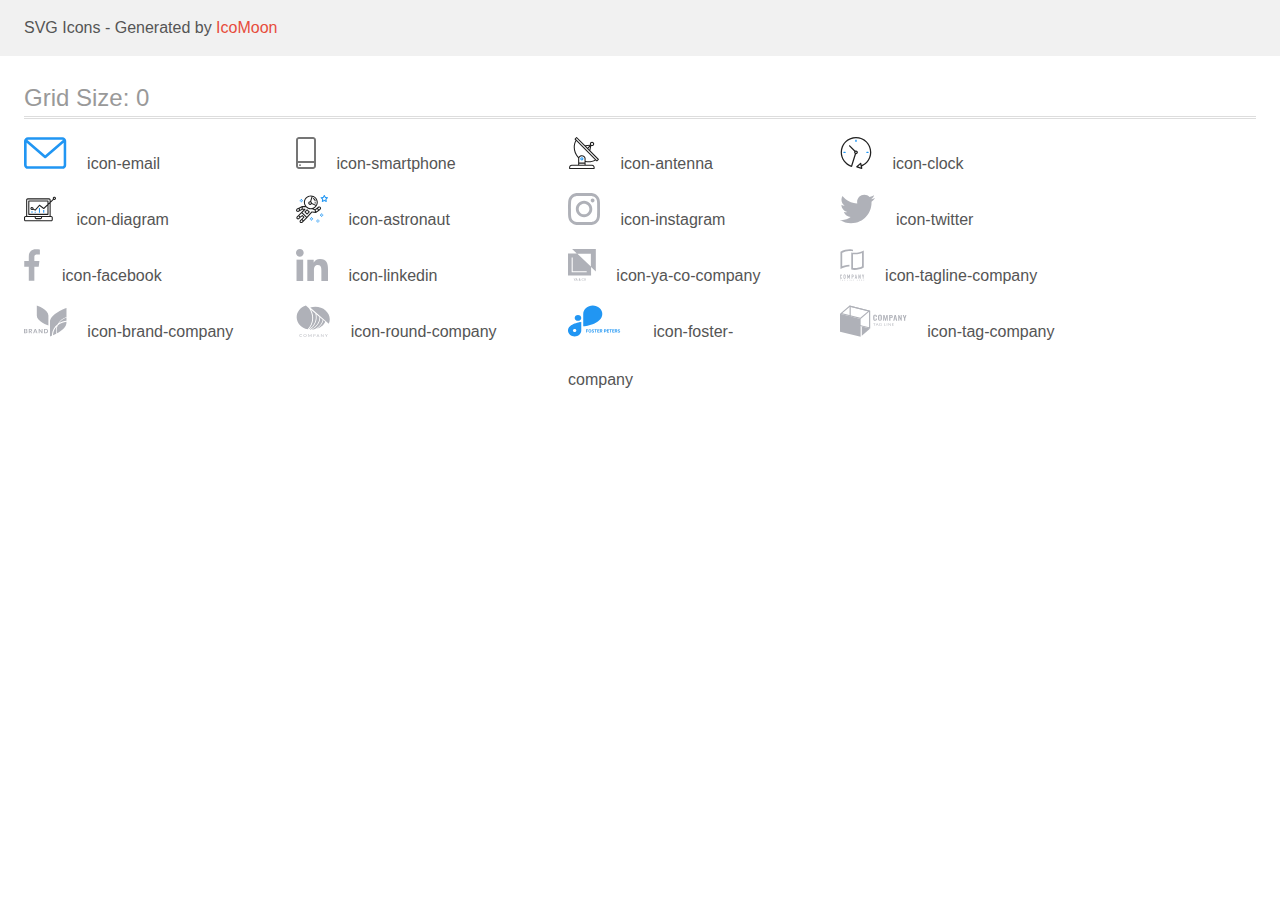
<file: images/icons/icowebstudio/demo.html>
<!doctype html>
<html>
<head>
    <title>IcoMoon - SVG Icons</title>
    <meta charset="utf-8">
    <meta name="viewport" content="width=device-width, initial-scale=1">
    <link rel="stylesheet" href="demo-files/demo.css">
    <link rel="stylesheet" href="style.css">
</head>
<body>
<svg aria-hidden="true" style="position: absolute; width: 0; height: 0; overflow: hidden;" version="1.1" xmlns="http://www.w3.org/2000/svg" xmlns:xlink="http://www.w3.org/1999/xlink">
<defs>
<symbol id="icon-email" viewBox="0 0 43 32">
<path fill="#2196f3" style="fill: var(--color1, #2196f3)" d="M38.667 0h-34.667c-2.206 0-4 1.794-4 4v24c0 2.206 1.794 4 4 4h34.667c2.206 0 4-1.794 4-4v-24c0-2.206-1.794-4-4-4zM38.667 2.667c0.181 0 0.353 0.038 0.511 0.103l-17.844 15.466-17.844-15.466c0.158-0.066 0.33-0.103 0.511-0.103h34.667zM38.667 29.333h-34.667c-0.736 0-1.333-0.598-1.333-1.333v-22.413l17.793 15.421c0.251 0.217 0.563 0.326 0.874 0.326s0.622-0.108 0.874-0.326l17.793-15.421v22.413c0 0.736-0.598 1.333-1.333 1.333z"></path>
</symbol>
<symbol id="icon-smartphone" viewBox="0 0 20 32">
<path fill="#757575" style="fill: var(--color2, #757575)" d="M17 0h-14c-1.654 0-3 1.346-3 3v26c0 1.654 1.346 3 3 3h14c1.654 0 3-1.346 3-3v-26c0-1.654-1.346-3-3-3zM3 2h14c0.552 0 1 0.448 1 1v21h-16v-21c0-0.552 0.448-1 1-1zM17 30h-14c-0.552 0-1-0.448-1-1v-3h16v3c0 0.552-0.448 1-1 1z"></path>
<path fill="#757575" style="fill: var(--color2, #757575)" d="M4.707 27.478c0.391 0.365 0.391 0.956 0 1.321s-1.024 0.365-1.414 0c-0.391-0.365-0.391-0.956 0-1.321s1.024-0.365 1.414 0z"></path>
</symbol>
<symbol id="icon-antenna" viewBox="0 0 32 32">
<path fill="#212121" style="fill: var(--color3, #212121)" d="M30.773 22.098l-8.443-8.505 0.937-4.615c0.242 0.094 0.499 0.144 0.758 0.146h0.006c1.192 0.014 2.17-0.941 2.184-2.133s-0.941-2.17-2.133-2.184c-1.192-0.014-2.17 0.941-2.184 2.133-0.003 0.255 0.039 0.509 0.125 0.749l-4.96 0.605-8.091-8.133c-0.099-0.101-0.235-0.159-0.377-0.16-0.14 0.001-0.274 0.056-0.373 0.155l-1.513 1.504c-0.208 0.208-0.208 0.546 0 0.754l0.814 0.826c-3.153 5.798-2.129 12.978 2.519 17.663 0.043 0.041 0.092 0.074 0.146 0.098-0.034 0.18-0.051 0.364-0.052 0.547v6.187h-6.4c-1.472 0.002-2.665 1.195-2.667 2.667v1.067c0 0.295 0.239 0.533 0.533 0.533h24.533c0.295 0 0.533-0.239 0.533-0.533v-1.067c-0.002-1.472-1.195-2.665-2.667-2.667h-6.4v-2.742c1.003 0.21 2.024 0.317 3.049 0.32 2.458-0.003 4.877-0.615 7.040-1.783l0.818 0.823c0.099 0.101 0.235 0.159 0.377 0.16 0.14-0.001 0.274-0.056 0.373-0.155l1.513-1.504c0.208-0.208 0.208-0.546 0-0.754zM23.28 6.233c0.418-0.415 1.093-0.414 1.508 0.004s0.414 1.093-0.004 1.508c-0.2 0.199-0.47 0.31-0.752 0.31h-0.003c-0.589-0.003-1.064-0.483-1.061-1.072 0.002-0.282 0.115-0.552 0.314-0.751h-0.002zM22.024 9.738l-0.598 2.946-1.175-1.182 1.774-1.763zM21.419 8.836l-1.92 1.909-1.485-1.493 3.405-0.415zM24.004 28.8c0.884 0 1.6 0.716 1.6 1.6v0.533h-23.467v-0.533c0-0.884 0.716-1.6 1.6-1.6h20.267zM16.537 26.667v1.067h-5.333v-1.067h5.333zM11.204 25.6v-4.053c0-1.294 1.196-2.347 2.667-2.347s2.667 1.053 2.667 2.347v4.053h-5.333zM17.604 23.904v-2.357c0-1.882-1.675-3.413-3.733-3.413-1.331-0.020-2.576 0.657-3.281 1.786-4.058-4.274-4.971-10.645-2.279-15.887l18.602 18.708c-2.872 1.461-6.165 1.873-9.309 1.163zM28.893 23.22l-21.057-21.181 0.755-0.752 7.935 7.98c0.004 0 0.006 0.007 0.010 0.010l13.115 13.191-0.757 0.752z"></path>
<path fill="#2196f3" style="fill: var(--color1, #2196f3)" d="M13.876 20.267h-0.005c-0.884-0.001-1.601 0.714-1.602 1.598s0.714 1.601 1.598 1.602h0.005c0.884 0.001 1.601-0.714 1.602-1.598s-0.714-1.601-1.598-1.602zM14.249 22.245c-0.1 0.1-0.236 0.156-0.378 0.155-0.295-0.002-0.532-0.242-0.531-0.536 0.001-0.141 0.057-0.276 0.157-0.375s0.233-0.154 0.373-0.155c0.295 0.002 0.532 0.241 0.53 0.536-0.001 0.141-0.057 0.276-0.157 0.375h0.005z"></path>
</symbol>
<symbol id="icon-clock" viewBox="0 0 32 32">
<path fill="#212121" style="fill: var(--color3, #212121)" d="M31.297 15.301c-0.002-8.452-6.855-15.303-15.308-15.301s-15.303 6.855-15.301 15.308c0.001 6.658 4.307 12.551 10.649 14.576 0.061 0.019 0.124 0.029 0.187 0.029 0.121-0 0.239-0.032 0.342-0.094 0.135-0.080 0.236-0.207 0.283-0.356l3.865-12.25c1.057-0.005 1.909-0.866 1.903-1.923s-0.866-1.909-1.923-1.903c-0.284 0.001-0.565 0.067-0.82 0.191l-5.106-5.107c-0.253-0.245-0.657-0.238-0.902 0.016-0.239 0.247-0.239 0.639 0 0.886l5.103 5.109c-0.392 0.799-0.168 1.764 0.536 2.309l-3.683 11.673c-7.278-2.681-11.004-10.754-8.323-18.032s10.754-11.004 18.032-8.323 11.004 10.754 8.323 18.032c-1.31 3.556-4.001 6.431-7.462 7.973l-0.398-1.874c-0.073-0.344-0.411-0.565-0.756-0.492-0.109 0.023-0.209 0.074-0.292 0.148l-3.837 3.426c-0.263 0.234-0.287 0.637-0.052 0.9 0.076 0.085 0.174 0.149 0.283 0.184l4.899 1.563c0.335 0.108 0.694-0.077 0.802-0.412 0.034-0.106 0.040-0.219 0.017-0.328l-0.391-1.839c5.664-2.388 9.342-7.942 9.329-14.089zM15.992 14.664c0.352 0 0.638 0.286 0.638 0.638s-0.286 0.638-0.638 0.638c-0.352 0-0.638-0.285-0.638-0.638s0.285-0.638 0.638-0.638zM18.093 29.528l2.184-1.948 0.603 2.84-2.787-0.892z"></path>
<path fill="#2196f3" style="fill: var(--color1, #2196f3)" d="M15.354 3.185v1.275c0 0.352 0.285 0.638 0.638 0.638s0.638-0.285 0.638-0.638v-1.275c0-0.352-0.286-0.638-0.638-0.638s-0.638 0.286-0.638 0.638z"></path>
<path fill="#2196f3" style="fill: var(--color1, #2196f3)" d="M3.876 14.664c-0.352 0-0.638 0.286-0.638 0.638s0.285 0.638 0.638 0.638h1.275c0.352 0 0.638-0.285 0.638-0.638s-0.285-0.638-0.638-0.638h-1.275z"></path>
<path fill="#2196f3" style="fill: var(--color1, #2196f3)" d="M28.108 15.939c0.352 0 0.638-0.285 0.638-0.638s-0.285-0.638-0.638-0.638h-1.275c-0.352 0-0.638 0.286-0.638 0.638s0.286 0.638 0.638 0.638h1.275z"></path>
</symbol>
<symbol id="icon-diagram" viewBox="0 0 32 32">
<path fill="#2196f3" style="fill: var(--color1, #2196f3)" d="M14.926 14.965h1.066v4.798h-1.066v-4.797z"></path>
<path fill="#2196f3" style="fill: var(--color1, #2196f3)" d="M19.19 17.097h1.066v2.665h-1.066v-2.665z"></path>
<path fill="#2196f3" style="fill: var(--color1, #2196f3)" d="M10.661 18.696h1.066v1.066h-1.066v-1.066z"></path>
<path fill="#2196f3" style="fill: var(--color1, #2196f3)" d="M7.463 18.163h1.066v1.599h-1.066v-1.599z"></path>
<path fill="#212121" style="fill: var(--color3, #212121)" d="M1.599 28.291h25.587c0.883 0 1.599-0.716 1.599-1.599v-2.132c0-0.883-0.716-1.599-1.599-1.599h-0.533v-13.293l3.028-2.868c0.703 0.346 1.553 0.136 2.013-0.499s0.396-1.508-0.152-2.068-1.42-0.644-2.065-0.198c-0.644 0.446-0.873 1.292-0.542 2.002l-2.281 2.163v-1.23c0-0.883-0.716-1.599-1.599-1.599h-21.322c-0.883 0-1.599 0.716-1.599 1.599v15.992h-0.533c-0.883 0-1.599 0.716-1.599 1.599v2.132c0 0.883 0.716 1.599 1.599 1.599zM30.384 4.837c0.294 0 0.533 0.239 0.533 0.533s-0.239 0.533-0.533 0.533c-0.294 0-0.533-0.239-0.533-0.533s0.239-0.533 0.533-0.533zM3.198 6.969c0-0.294 0.239-0.533 0.533-0.533h21.322c0.294 0 0.533 0.239 0.533 0.533v2.239l-1.066 1.013v-2.186c0-0.294-0.239-0.533-0.533-0.533h-19.19c-0.294 0-0.533 0.239-0.533 0.533v13.326c0 0.294 0.239 0.533 0.533 0.533h19.19c0.294 0 0.533-0.239 0.533-0.533v-9.674l1.066-1.010v12.284h-22.388v-15.992zM7.996 13.899c-0.721-0.002-1.354 0.478-1.546 1.174s0.105 1.433 0.725 1.801c0.62 0.368 1.41 0.276 1.928-0.226l1.853 0.93c0.215 0.108 0.476 0.057 0.636-0.123l3.939-4.431 3.872 2.901c0.208 0.156 0.498 0.139 0.686-0.039l3.365-3.188v8.131h-18.124v-12.26h18.124v2.66l-3.771 3.572-3.904-2.927c-0.222-0.166-0.534-0.135-0.718 0.072l-3.993 4.493-1.493-0.746c0.011-0.064 0.018-0.129 0.020-0.193 0-0.883-0.716-1.599-1.599-1.599zM8.529 15.498c0 0.294-0.239 0.533-0.533 0.533s-0.533-0.239-0.533-0.533c0-0.294 0.239-0.533 0.533-0.533s0.533 0.239 0.533 0.533zM11.727 24.027h5.331v0.533c0 0.294-0.239 0.533-0.533 0.533h-4.264c-0.294 0-0.533-0.239-0.533-0.533v-0.533zM1.066 24.56c0-0.294 0.239-0.533 0.533-0.533h9.062v0.533c0 0.883 0.716 1.599 1.599 1.599h4.264c0.883 0 1.599-0.716 1.599-1.599v-0.533h9.062c0.294 0 0.533 0.239 0.533 0.533v2.132c0 0.294-0.239 0.533-0.533 0.533h-25.587c-0.294 0-0.533-0.239-0.533-0.533v-2.132z"></path>
</symbol>
<symbol id="icon-astronaut" viewBox="0 0 32 32">
<path fill="#2196f3" style="fill: var(--color1, #2196f3)" d="M31.974 4.524c-0.063-0.193-0.229-0.333-0.43-0.363l-1.91-0.278-0.855-1.731c-0.179-0.365-0.777-0.365-0.956 0l-0.855 1.731-1.91 0.278c-0.201 0.029-0.367 0.17-0.431 0.363-0.062 0.193-0.011 0.405 0.135 0.547l1.383 1.348-0.326 1.903c-0.034 0.2 0.048 0.402 0.212 0.522 0.166 0.121 0.382 0.135 0.562 0.040l1.709-0.899 1.709 0.899c0.078 0.041 0.164 0.061 0.249 0.061 0.11 0 0.221-0.034 0.314-0.102 0.164-0.119 0.246-0.322 0.212-0.522l-0.326-1.903 1.383-1.348c0.145-0.142 0.197-0.354 0.135-0.547zM29.511 5.851c-0.125 0.122-0.183 0.299-0.153 0.472l0.191 1.114-1-0.526c-0.078-0.041-0.163-0.061-0.249-0.061s-0.17 0.020-0.249 0.061l-1.001 0.526 0.191-1.114c0.030-0.173-0.028-0.349-0.153-0.472l-0.81-0.789 1.119-0.163c0.174-0.025 0.324-0.134 0.402-0.292l0.5-1.013 0.5 1.013c0.078 0.157 0.228 0.267 0.402 0.292l1.119 0.163-0.809 0.789z"></path>
<path fill="#2196f3" style="fill: var(--color1, #2196f3)" d="M26.134 20.522h-1.067v1.067h1.067v-1.067z"></path>
<path fill="#2196f3" style="fill: var(--color1, #2196f3)" d="M26.134 22.656h-1.067v1.067h1.067v-1.067z"></path>
<path fill="#2196f3" style="fill: var(--color1, #2196f3)" d="M27.2 21.589h-1.067v1.067h1.067v-1.067z"></path>
<path fill="#2196f3" style="fill: var(--color1, #2196f3)" d="M25.067 21.589h-1.067v1.067h1.067v-1.067z"></path>
<path fill="#2196f3" style="fill: var(--color1, #2196f3)" d="M22.4 26.389h-1.067v1.067h1.067v-1.067z"></path>
<path fill="#2196f3" style="fill: var(--color1, #2196f3)" d="M22.4 28.522h-1.067v1.067h1.067v-1.067z"></path>
<path fill="#2196f3" style="fill: var(--color1, #2196f3)" d="M23.467 27.456h-1.067v1.067h1.067v-1.067z"></path>
<path fill="#2196f3" style="fill: var(--color1, #2196f3)" d="M21.333 27.456h-1.067v1.067h1.067v-1.067z"></path>
<path fill="#2196f3" style="fill: var(--color1, #2196f3)" d="M16 24.256h-1.067v1.067h1.067v-1.067z"></path>
<path fill="#2196f3" style="fill: var(--color1, #2196f3)" d="M16 26.389h-1.067v1.067h1.067v-1.067z"></path>
<path fill="#2196f3" style="fill: var(--color1, #2196f3)" d="M17.067 25.322h-1.067v1.067h1.067v-1.067z"></path>
<path fill="#2196f3" style="fill: var(--color1, #2196f3)" d="M14.933 25.322h-1.067v1.067h1.067v-1.067z"></path>
<path fill="#2196f3" style="fill: var(--color1, #2196f3)" d="M5.867 6.122h-1.067v1.067h1.067v-1.067z"></path>
<path fill="#2196f3" style="fill: var(--color1, #2196f3)" d="M5.867 8.255h-1.067v1.067h1.067v-1.067z"></path>
<path fill="#2196f3" style="fill: var(--color1, #2196f3)" d="M6.933 7.189h-1.067v1.067h1.067v-1.067z"></path>
<path fill="#2196f3" style="fill: var(--color1, #2196f3)" d="M4.8 7.189h-1.067v1.067h1.067v-1.067z"></path>
<path fill="#212121" style="fill: var(--color3, #212121)" d="M24.715 14.159c-0.287-0.388-0.709-0.637-1.188-0.705-0.481-0.068-0.956 0.058-1.34 0.352l-1.252 0.96-1.898 1.417-1.358-0.541c2.421-1.086 4.114-3.508 4.114-6.32 0-3.823-3.123-6.933-6.961-6.933s-6.961 3.11-6.961 6.933c0 1.386 0.414 2.674 1.12 3.758l-2.764-0.024c-0.002 0-0.003 0-0.005 0-0.009 0-0.015 0.004-0.023 0.005-0.053 0.002-0.105 0.013-0.155 0.031-0.013 0.005-0.026 0.008-0.038 0.013-0.006 0.003-0.013 0.003-0.019 0.006l-3.233 1.596c-0.001 0-0.001 0-0.001 0.001l-1.893 0.911c-0.021 0.009-0.042 0.021-0.063 0.035-0.755 0.502-1.012 1.489-0.598 2.295 0.22 0.429 0.595 0.745 1.056 0.889 0.178 0.055 0.359 0.083 0.539 0.083 0.29 0 0.577-0.071 0.839-0.211l1.388-0.738 2.264-1.169 1.357-0.008-5.442 5.416c-0.001 0.001-0.001 0.001-0.002 0.001l-1.339 1.333c-0.316 0.315-0.49 0.732-0.49 1.178s0.174 0.863 0.49 1.179c0.325 0.323 0.752 0.485 1.179 0.485s0.854-0.162 1.18-0.485l1.314-1.309 1.741-1.3 0.901 0.897-1.762 1.754c-0 0.001-0.001 0.001-0.002 0.001l-1.339 1.333c-0.316 0.315-0.49 0.732-0.49 1.178s0.174 0.863 0.49 1.179c0.325 0.323 0.753 0.485 1.18 0.485s0.855-0.162 1.18-0.485l3.482-3.467c0.001-0.001 0.001-0.001 0.001-0.002l1.010-1-0.004-0.004c0.006-0.006 0.015-0.009 0.022-0.015l5.166-5.658 3.471 0.494c0.025 0.004 0.050 0.005 0.075 0.005 0.065 0 0.127-0.015 0.187-0.038 0.018-0.006 0.033-0.015 0.050-0.023 0.019-0.010 0.039-0.015 0.058-0.027l3.213-2.133c0.012-0.008 0.018-0.021 0.029-0.029 0.013-0.010 0.029-0.014 0.041-0.026l1.271-1.191c0.662-0.62 0.753-1.635 0.212-2.362zM2.13 17.77c-0.173 0.093-0.37 0.111-0.558 0.052-0.187-0.058-0.338-0.186-0.427-0.358-0.161-0.314-0.068-0.695 0.214-0.902l1.314-0.632 0.449 1.312-0.992 0.528zM5.628 15.942l-1.548 0.8-0.439-1.283 2.027-1.001-0.040 1.484zM20.727 9.322c0 0.918-0.219 1.785-0.599 2.559l-4.181-1.899c-0.044-0.573-0.341-1.075-0.788-1.388l1.464-4.86c2.378 0.756 4.105 2.974 4.105 5.588zM8.938 9.322c0-3.235 2.644-5.867 5.894-5.867 0.253 0 0.5 0.021 0.745 0.052l-1.432 4.754c-0.019-0.001-0.037-0.006-0.057-0.006-1.033 0-1.873 0.837-1.873 1.867s0.84 1.867 1.873 1.867c0.694 0 1.294-0.383 1.618-0.945l3.862 1.755c-1.075 1.446-2.795 2.39-4.737 2.39-3.25 0-5.894-2.632-5.894-5.867zM14.894 10.122c0 0.441-0.362 0.8-0.806 0.8s-0.806-0.359-0.806-0.8c0-0.441 0.362-0.8 0.806-0.8s0.806 0.359 0.806 0.8zM2.465 25.146c-0.236 0.234-0.619 0.234-0.854 0.001-0.114-0.114-0.176-0.263-0.176-0.423s0.062-0.309 0.176-0.421l0.962-0.958 0.851 0.848-0.959 0.955zM5.679 28.88c-0.236 0.234-0.619 0.235-0.855 0.001-0.114-0.114-0.176-0.263-0.176-0.423s0.062-0.309 0.176-0.421l0.963-0.959 0.852 0.848-0.96 0.955zM9.16 25.411c-0.001 0-0.001 0-0.002 0.001l-1.765 1.76-0.852-0.848 1.763-1.755c0 0 0 0 0-0s0.001-0.001 0.002-0.001c0.040-0.040 0.065-0.088 0.090-0.135 0.007-0.014 0.020-0.026 0.026-0.040 0.017-0.041 0.019-0.085 0.026-0.129 0.003-0.025 0.014-0.047 0.014-0.073 0-0.036-0.013-0.070-0.020-0.106-0.006-0.032-0.006-0.065-0.019-0.095-0.020-0.050-0.055-0.094-0.091-0.138-0.010-0.012-0.014-0.027-0.025-0.038 0 0 0 0-0.001 0s-0.001-0.002-0.001-0.002l-1.607-1.6c-0.017-0.017-0.039-0.024-0.058-0.038-0.028-0.022-0.055-0.042-0.087-0.058-0.030-0.015-0.061-0.024-0.093-0.033-0.034-0.010-0.067-0.017-0.103-0.020-0.033-0.002-0.063 0.001-0.095 0.005-0.036 0.004-0.069 0.009-0.104 0.020-0.034 0.011-0.063 0.027-0.094 0.045-0.020 0.011-0.042 0.015-0.061 0.029l-1.773 1.324-0.901-0.897 2.399-2.386 4.361 4.289-0.928 0.919zM15.979 18.394c-0.015-0.002-0.030 0.004-0.045 0.003-0.039-0.002-0.076 0.001-0.115 0.007-0.030 0.005-0.059 0.011-0.088 0.021-0.034 0.012-0.065 0.028-0.097 0.047-0.030 0.018-0.057 0.037-0.083 0.061-0.013 0.011-0.028 0.017-0.040 0.029l-4.698 5.146-4.328-4.257 2.833-2.818c0.209-0.208 0.21-0.546 0.002-0.755-0.105-0.105-0.243-0.157-0.381-0.156v-0.001l-2.219 0.013 0.028-1.607 3.104 0.027c1.265 1.294 3.029 2.101 4.981 2.101 0.437 0 0.864-0.045 1.279-0.123 0.040 0.032 0.079 0.065 0.13 0.085l2.41 0.96 0.331 1.644-3.003-0.427zM20.020 18.572l-0.313-1.558 1.446-1.080 0.947 1.257-2.080 1.381zM23.774 15.741l-0.838 0.785-0.931-1.236 0.831-0.637c0.155-0.119 0.351-0.168 0.543-0.143 0.193 0.027 0.364 0.128 0.48 0.284 0.217 0.292 0.18 0.699-0.085 0.947z"></path>
<path fill="#212121" style="fill: var(--color3, #212121)" d="M13.602 18.544l-2.143-2.133c-0.207-0.207-0.545-0.207-0.753 0l-2.142 2.133c-0.1 0.101-0.157 0.236-0.157 0.378s0.056 0.278 0.157 0.378l2.142 2.133c0.104 0.103 0.241 0.155 0.377 0.155s0.273-0.052 0.376-0.155l2.143-2.133c0.1-0.1 0.157-0.236 0.157-0.378s-0.057-0.278-0.157-0.378zM11.083 20.303l-1.387-1.381 1.387-1.381 1.387 1.381-1.387 1.381z"></path>
<path fill="#212121" style="fill: var(--color3, #212121)" d="M17.164 5.071l-0.258 1.036c0.071 0.018 1.738 0.452 1.738 2.149h1.067c-0-2.017-1.666-2.965-2.547-3.185z"></path>
<path fill="#212121" style="fill: var(--color3, #212121)" d="M19.711 9.322h-1.067v1.067h1.067v-1.067z"></path>
</symbol>
<symbol id="icon-instagram" viewBox="0 0 32 32">
<path fill="#afb1b8" style="fill: var(--color4, #afb1b8)" d="M31.969 9.408c-0.075-1.7-0.35-2.869-0.744-3.882-0.406-1.075-1.032-2.038-1.851-2.838-0.8-0.813-1.769-1.444-2.832-1.844-1.019-0.394-2.182-0.669-3.882-0.744-1.713-0.081-2.257-0.1-6.601-0.1s-4.888 0.019-6.595 0.094c-1.7 0.075-2.869 0.35-3.882 0.744-1.075 0.406-2.038 1.031-2.838 1.85-0.813 0.8-1.444 1.769-1.844 2.832-0.394 1.019-0.669 2.182-0.744 3.882-0.081 1.713-0.1 2.257-0.1 6.601s0.019 4.888 0.094 6.595c0.075 1.7 0.35 2.869 0.744 3.882 0.406 1.075 1.038 2.038 1.85 2.838 0.8 0.813 1.769 1.444 2.832 1.844 1.019 0.394 2.182 0.669 3.882 0.744 1.706 0.075 2.25 0.094 6.595 0.094s4.888-0.019 6.595-0.094c1.7-0.075 2.869-0.35 3.882-0.744 2.151-0.832 3.851-2.532 4.682-4.682 0.394-1.019 0.669-2.182 0.744-3.882 0.075-1.707 0.094-2.251 0.094-6.595s-0.006-4.888-0.081-6.595zM29.087 22.473c-0.069 1.563-0.331 2.407-0.55 2.969-0.538 1.394-1.644 2.5-3.038 3.038-0.563 0.219-1.413 0.481-2.969 0.55-1.688 0.075-2.194 0.094-6.464 0.094s-4.782-0.019-6.464-0.094c-1.563-0.069-2.407-0.331-2.969-0.55-0.694-0.256-1.325-0.663-1.838-1.194-0.531-0.519-0.938-1.144-1.194-1.838-0.219-0.563-0.481-1.413-0.55-2.969-0.075-1.688-0.094-2.194-0.094-6.464s0.019-4.782 0.094-6.464c0.069-1.563 0.331-2.407 0.55-2.969 0.256-0.694 0.663-1.325 1.2-1.838 0.519-0.531 1.144-0.938 1.838-1.194 0.563-0.219 1.413-0.481 2.969-0.55 1.688-0.075 2.194-0.094 6.464-0.094 4.276 0 4.782 0.019 6.464 0.094 1.563 0.069 2.407 0.331 2.969 0.55 0.694 0.256 1.325 0.662 1.838 1.194 0.531 0.519 0.938 1.144 1.194 1.838 0.219 0.563 0.481 1.413 0.55 2.969 0.075 1.688 0.094 2.194 0.094 6.464s-0.019 4.77-0.094 6.458z"></path>
<path fill="#afb1b8" style="fill: var(--color4, #afb1b8)" d="M16.059 7.783c-4.538 0-8.22 3.682-8.22 8.22s3.682 8.22 8.22 8.22c4.539 0 8.22-3.682 8.22-8.22s-3.682-8.22-8.22-8.22zM16.059 21.335c-2.944 0-5.332-2.388-5.332-5.332s2.388-5.332 5.332-5.332c2.944 0 5.332 2.388 5.332 5.332s-2.388 5.332-5.332 5.332z"></path>
<path fill="#afb1b8" style="fill: var(--color4, #afb1b8)" d="M26.524 7.458c0 1.060-0.859 1.919-1.919 1.919s-1.919-0.859-1.919-1.919c0-1.060 0.859-1.919 1.919-1.919s1.919 0.859 1.919 1.919z"></path>
</symbol>
<symbol id="icon-twitter" viewBox="0 0 36 32">
<path fill="#afb1b8" style="fill: var(--color4, #afb1b8)" d="M35.556 4.976c-1.322 0.58-2.731 0.964-4.2 1.151 1.511-0.902 2.665-2.32 3.207-4.029-1.409 0.84-2.964 1.433-4.622 1.764-1.338-1.424-3.244-2.307-5.324-2.307-4.035 0-7.284 3.276-7.284 7.291 0 0.578 0.049 1.133 0.169 1.662-6.060-0.296-11.422-3.2-15.024-7.624-0.629 1.091-0.998 2.34-0.998 3.684 0 2.524 1.3 4.762 3.238 6.058-1.171-0.022-2.32-0.362-3.293-0.898 0 0.022 0 0.051 0 0.080 0 3.542 2.527 6.484 5.84 7.162-0.593 0.162-1.24 0.24-1.911 0.24-0.467 0-0.938-0.026-1.38-0.124 0.944 2.887 3.624 5.009 6.811 5.078-2.48 1.94-5.629 3.109-9.038 3.109-0.598 0-1.171-0.026-1.744-0.1 3.229 2.082 7.056 3.271 11.182 3.271 13.413 0 20.747-11.111 20.747-20.742 0-0.322-0.011-0.633-0.027-0.942 1.447-1.027 2.662-2.309 3.653-3.784z"></path>
</symbol>
<symbol id="icon-facebook" viewBox="0 0 18 32">
<path fill="#afb1b8" style="fill: var(--color4, #afb1b8)" d="M13.329 5.313h2.921v-5.088c-0.504-0.069-2.237-0.225-4.256-0.225-4.212 0-7.097 2.649-7.097 7.519v4.481h-4.648v5.688h4.648v14.312h5.699v-14.311h4.46l0.708-5.688h-5.169v-3.919c0.001-1.644 0.444-2.769 2.735-2.769z"></path>
</symbol>
<symbol id="icon-linkedin" viewBox="0 0 32 32">
<path fill="#afb1b8" style="fill: var(--color4, #afb1b8)" d="M31.992 32v-0.001h0.008v-11.736c0-5.741-1.236-10.164-7.948-10.164-3.227 0-5.392 1.771-6.276 3.449h-0.093v-2.913h-6.364v21.364h6.627v-10.579c0-2.785 0.528-5.479 3.977-5.479 3.399 0 3.449 3.179 3.449 5.657v10.401h6.62z"></path>
<path fill="#afb1b8" style="fill: var(--color4, #afb1b8)" d="M0.528 10.636h6.635v21.364h-6.635v-21.364z"></path>
<path fill="#afb1b8" style="fill: var(--color4, #afb1b8)" d="M3.843 0c-2.121 0-3.843 1.721-3.843 3.843s1.721 3.879 3.843 3.879c2.121 0 3.843-1.757 3.843-3.879-0.001-2.121-1.723-3.843-3.843-3.843v0z"></path>
</symbol>
<symbol id="icon-ya-co-company" viewBox="0 0 28 32">
<path fill="#afb1b8" style="fill: var(--color4, #afb1b8)" d="M4.085 0l4.771 4.517-8.856-0.005v21.915h23.149v-8.379l4.766 4.512v-22.559h-23.83zM22.939 17.517l-13.528-12.807h13.528v12.807zM18.739 23.221h-15.076v-14.739h1.066v13.741h14.010v0.998zM7.223 29.344l-0.557 1.147-0.557-1.147h-0.467l0.813 1.529v0.891h0.422v-0.891l0.811-1.529h-0.465zM7.923 31.764l0.196-0.563h0.938l0.198 0.563h0.439l-0.916-2.42h-0.377l-0.914 2.42h0.437zM8.588 29.858l0.351 1.004h-0.701l0.351-1.004zM10.805 30.804c-0.061 0.093-0.091 0.196-0.091 0.307 0 0.204 0.072 0.37 0.214 0.497 0.144 0.126 0.336 0.189 0.575 0.189s0.445-0.065 0.618-0.194l0.136 0.161h0.469l-0.356-0.421c0.14-0.191 0.209-0.435 0.209-0.733h-0.351c0 0.163-0.034 0.311-0.101 0.444l-0.467-0.552 0.165-0.12c0.116-0.084 0.2-0.168 0.251-0.253 0.051-0.085 0.076-0.178 0.076-0.279 0-0.153-0.056-0.281-0.17-0.384-0.112-0.104-0.256-0.156-0.432-0.156-0.195 0-0.35 0.055-0.465 0.166-0.115 0.11-0.173 0.259-0.173 0.449 0 0.078 0.018 0.158 0.055 0.241 0.038 0.083 0.104 0.184 0.198 0.303-0.18 0.129-0.3 0.24-0.361 0.334zM11.897 31.339c-0.119 0.091-0.246 0.136-0.382 0.136-0.121 0-0.217-0.035-0.289-0.105s-0.108-0.161-0.108-0.273c0-0.13 0.067-0.245 0.2-0.346l0.052-0.037 0.529 0.623zM11.463 30.267c-0.114-0.141-0.171-0.258-0.171-0.351 0-0.081 0.023-0.148 0.070-0.201s0.109-0.080 0.188-0.080c0.073 0 0.133 0.023 0.181 0.068 0.048 0.044 0.072 0.098 0.072 0.161 0 0.095-0.034 0.173-0.103 0.234l-0.052 0.042-0.184 0.126zM15.403 31.581c0.166-0.145 0.262-0.347 0.286-0.605h-0.419c-0.022 0.173-0.075 0.296-0.158 0.371s-0.207 0.111-0.372 0.111c-0.181 0-0.318-0.069-0.412-0.206-0.093-0.137-0.14-0.337-0.14-0.598v-0.214c0.002-0.258 0.052-0.454 0.15-0.587 0.099-0.134 0.239-0.201 0.422-0.201 0.157 0 0.277 0.039 0.357 0.116 0.082 0.076 0.133 0.202 0.153 0.376h0.419c-0.027-0.265-0.121-0.47-0.284-0.615s-0.378-0.218-0.645-0.218c-0.198 0-0.373 0.047-0.525 0.141-0.151 0.094-0.267 0.228-0.347 0.402s-0.121 0.375-0.121 0.603v0.226c0.003 0.223 0.045 0.418 0.125 0.587s0.193 0.299 0.339 0.391c0.147 0.091 0.317 0.136 0.51 0.136 0.276 0 0.497-0.072 0.663-0.216zM17.875 31.242c0.082-0.18 0.123-0.388 0.123-0.625v-0.135c-0.001-0.236-0.043-0.443-0.126-0.62-0.083-0.178-0.201-0.315-0.354-0.409-0.152-0.095-0.326-0.143-0.524-0.143s-0.372 0.048-0.525 0.145c-0.152 0.095-0.27 0.233-0.354 0.414-0.083 0.181-0.125 0.389-0.125 0.625v0.136c0.001 0.232 0.043 0.436 0.126 0.613 0.084 0.177 0.203 0.314 0.356 0.411 0.154 0.095 0.329 0.143 0.525 0.143 0.198 0 0.373-0.048 0.525-0.143 0.153-0.096 0.27-0.234 0.352-0.412zM17.424 29.874c0.102 0.143 0.153 0.349 0.153 0.617v0.126c0 0.273-0.050 0.48-0.151 0.622-0.1 0.142-0.243 0.213-0.429 0.213-0.184 0-0.328-0.073-0.432-0.218-0.103-0.145-0.155-0.351-0.155-0.617v-0.14c0.002-0.26 0.054-0.462 0.156-0.603 0.103-0.143 0.245-0.214 0.427-0.214 0.186 0 0.33 0.072 0.43 0.214z"></path>
</symbol>
<symbol id="icon-tagline-company" viewBox="0 0 25 32">
<path fill="#afb1b8" style="fill: var(--color4, #afb1b8)" d="M10.531 1.806h-0.084c-0.129-0.008-0.258-0.011-0.388-0.014v0h-0.28c-0.244 0-0.494 0.006-0.741 0.019-0.019-0.001-0.037-0.001-0.056 0-2.243 0.127-4.44 0.688-6.471 1.651l-0.266 0.128v13.625l0.623-0.211c0.546-0.188 1.129-0.357 1.731-0.513 1.629-0.418 3.301-0.64 4.982-0.662v1.79c-0.223 0.002-0.439 0.008-0.655 0.019h-0.051c-1.294 0.071-2.577 0.268-3.833 0.588-1.59 0.398-3.124 0.996-4.566 1.779v-17.475c1.497-0.873 3.11-1.529 4.79-1.948 1.475-0.381 2.992-0.576 4.515-0.582h0.263c0.314 0.008 0.621 0.022 0.909 0.044 0.759 0.053 1.511 0.173 2.249 0.358v1.762c-0.717-0.167-1.445-0.277-2.179-0.329-0.015-0.001-0.030-0.003-0.045-0.004-0.152-0.013-0.304-0.026-0.446-0.026zM13.633 3.607c0.391 0.030 0.796 0.044 1.205 0.044 1.601-0.006 3.195-0.21 4.747-0.609 1.589-0.4 3.123-0.998 4.564-1.781v17.163c-1.498 0.873-3.111 1.529-4.792 1.948-1.475 0.379-2.992 0.574-4.515 0.581-1.154 0.009-2.304-0.126-3.425-0.404v-17.275c0.265 0.061 0.537 0.117 0.814 0.164 0.455 0.077 0.934 0.133 1.401 0.167zM22.367 3.74l-0.623 0.21c-0.573 0.192-1.15 0.365-1.731 0.518-1.691 0.434-3.428 0.657-5.173 0.663-0.406 0-0.78-0.011-1.141-0.034l-0.497-0.033v14.017l0.427 0.038c0.395 0.034 0.803 0.052 1.214 0.052 1.374-0.006 2.743-0.183 4.074-0.527 1.096-0.275 2.162-0.658 3.184-1.144l0.266-0.128v-13.63z"></path>
<path fill="#afb1b8" style="fill: var(--color4, #afb1b8)" d="M1.684 25.977c-0.090-0.093-0.197-0.166-0.317-0.214s-0.247-0.071-0.376-0.066c-0.137-0.002-0.273 0.024-0.4 0.075-0.117 0.046-0.222 0.116-0.311 0.205s-0.156 0.196-0.201 0.313c-0.049 0.123-0.073 0.254-0.072 0.387v2.335c-0.006 0.165 0.026 0.328 0.092 0.479 0.055 0.12 0.135 0.226 0.233 0.313 0.093 0.079 0.203 0.135 0.321 0.166 0.114 0.032 0.231 0.048 0.349 0.049 0.13 0.001 0.259-0.027 0.377-0.081 0.117-0.051 0.222-0.124 0.311-0.216 0.087-0.091 0.156-0.197 0.204-0.313 0.050-0.118 0.075-0.244 0.075-0.372v-0.261h-0.61v0.208c0.002 0.071-0.010 0.142-0.036 0.208-0.020 0.050-0.050 0.095-0.089 0.131-0.038 0.031-0.081 0.053-0.128 0.067-0.041 0.014-0.084 0.021-0.128 0.022-0.054 0.006-0.11-0.002-0.16-0.024s-0.094-0.057-0.126-0.101c-0.058-0.094-0.086-0.203-0.081-0.313v-2.177c-0.004-0.121 0.022-0.241 0.075-0.349 0.032-0.049 0.077-0.089 0.129-0.114s0.112-0.034 0.17-0.027c0.053-0.002 0.105 0.009 0.152 0.032s0.089 0.057 0.12 0.099c0.068 0.090 0.104 0.2 0.101 0.313v0.202h0.604v-0.238c0.001-0.14-0.024-0.278-0.075-0.408-0.045-0.122-0.114-0.234-0.204-0.329z"></path>
<path fill="#afb1b8" style="fill: var(--color4, #afb1b8)" d="M5.31 25.95c-0.195-0.164-0.44-0.255-0.694-0.257-0.124 0-0.248 0.023-0.364 0.066-0.119 0.042-0.228 0.107-0.322 0.191-0.101 0.091-0.182 0.202-0.237 0.327-0.061 0.143-0.092 0.297-0.089 0.452v2.239c-0.004 0.158 0.026 0.314 0.089 0.459 0.055 0.12 0.136 0.227 0.237 0.313 0.093 0.087 0.203 0.154 0.322 0.197 0.117 0.043 0.24 0.065 0.364 0.066s0.248-0.023 0.364-0.066c0.121-0.044 0.233-0.111 0.33-0.197 0.097-0.087 0.176-0.194 0.23-0.313 0.063-0.145 0.093-0.301 0.089-0.459v-2.239c0.003-0.155-0.027-0.31-0.089-0.452-0.054-0.123-0.133-0.235-0.23-0.327zM5.025 28.969c0.005 0.060-0.003 0.12-0.024 0.176s-0.054 0.107-0.097 0.148c-0.081 0.068-0.182 0.105-0.287 0.105s-0.207-0.037-0.287-0.105c-0.043-0.041-0.076-0.092-0.097-0.148s-0.029-0.116-0.024-0.176v-2.239c-0.005-0.060 0.003-0.12 0.024-0.176s0.054-0.107 0.097-0.148c0.081-0.068 0.182-0.105 0.287-0.105s0.207 0.037 0.287 0.105c0.043 0.041 0.076 0.092 0.097 0.148s0.029 0.116 0.024 0.176v2.239z"></path>
<path fill="#afb1b8" style="fill: var(--color4, #afb1b8)" d="M10.072 29.969v-4.239h-0.587l-0.771 2.244h-0.011l-0.777-2.244h-0.581v4.239h0.606v-2.579h0.011l0.593 1.823h0.302l0.598-1.823h0.011v2.579h0.606z"></path>
<path fill="#afb1b8" style="fill: var(--color4, #afb1b8)" d="M13.513 26.027c-0.093-0.105-0.211-0.184-0.343-0.232-0.142-0.046-0.29-0.068-0.439-0.066h-0.9v4.239h0.604v-1.656h0.311c0.188 0.009 0.376-0.031 0.545-0.116 0.137-0.076 0.252-0.188 0.332-0.324 0.070-0.113 0.117-0.238 0.139-0.369 0.024-0.16 0.035-0.321 0.033-0.482 0.006-0.204-0.014-0.407-0.059-0.606-0.040-0.147-0.117-0.281-0.223-0.39zM13.201 27.319c-0.003 0.077-0.022 0.152-0.056 0.221-0.035 0.065-0.089 0.117-0.156 0.149-0.089 0.040-0.187 0.058-0.285 0.053h-0.275v-1.441h0.311c0.094-0.005 0.187 0.014 0.272 0.053 0.062 0.036 0.112 0.091 0.142 0.157 0.033 0.074 0.051 0.155 0.053 0.236 0 0.089 0 0.183 0 0.282s0.006 0.2 0 0.291h-0.006z"></path>
<path fill="#afb1b8" style="fill: var(--color4, #afb1b8)" d="M16.374 25.73h-0.495l-0.934 4.239h0.604l0.177-0.911h0.823l0.177 0.911h0.604l-0.957-4.239zM15.817 28.481l0.297-1.537h0.011l0.296 1.537h-0.604z"></path>
<path fill="#afb1b8" style="fill: var(--color4, #afb1b8)" d="M20.277 28.284h-0.011l-0.912-2.554h-0.581v4.239h0.604v-2.549h0.012l0.923 2.549h0.568v-4.239h-0.604v2.554z"></path>
<path fill="#afb1b8" style="fill: var(--color4, #afb1b8)" d="M23.968 25.73l-0.486 1.685h-0.012l-0.486-1.685h-0.64l0.83 2.447v1.792h0.604v-1.792l0.83-2.447h-0.64z"></path>
<path fill="#afb1b8" style="fill: var(--color4, #afb1b8)" d="M0 31.166h0.291v0.817h0.198v-0.817h0.29v-0.167h-0.778v0.167z"></path>
<path fill="#afb1b8" style="fill: var(--color4, #afb1b8)" d="M2.447 30.998l-0.381 0.984h0.21l0.081-0.224h0.392l0.084 0.224h0.215l-0.391-0.984h-0.21zM2.416 31.593l0.134-0.365 0.134 0.365h-0.268z"></path>
<path fill="#afb1b8" style="fill: var(--color4, #afb1b8)" d="M4.866 31.62h0.227v0.127c-0.066 0.053-0.149 0.082-0.234 0.083-0.040 0.002-0.079-0.005-0.116-0.021s-0.068-0.041-0.093-0.072c-0.052-0.075-0.078-0.165-0.073-0.257 0-0.219 0.095-0.329 0.283-0.329 0.050-0.005 0.099 0.008 0.14 0.037s0.070 0.071 0.082 0.12l0.195-0.038c-0.042-0.192-0.181-0.289-0.417-0.289-0.127-0.003-0.25 0.042-0.344 0.127-0.050 0.049-0.088 0.108-0.112 0.174s-0.034 0.135-0.029 0.205c-0.006 0.135 0.039 0.267 0.126 0.369 0.048 0.050 0.107 0.088 0.171 0.113s0.134 0.035 0.203 0.031c0.154 0.004 0.304-0.052 0.417-0.157v-0.388h-0.427v0.166z"></path>
<path fill="#afb1b8" style="fill: var(--color4, #afb1b8)" d="M7.337 30.998h-0.199v0.984h0.69v-0.167h-0.49v-0.817z"></path>
<path fill="#afb1b8" style="fill: var(--color4, #afb1b8)" d="M9.426 30.998h-0.199v0.984h0.199v-0.984z"></path>
<path fill="#afb1b8" style="fill: var(--color4, #afb1b8)" d="M11.469 31.656l-0.403-0.657h-0.193v0.984h0.185v-0.643l0.395 0.643h0.198v-0.984h-0.182v0.657z"></path>
<path fill="#afb1b8" style="fill: var(--color4, #afb1b8)" d="M13.315 31.549h0.49v-0.167h-0.49v-0.216h0.528v-0.167h-0.727v0.984h0.747v-0.167h-0.548v-0.266z"></path>
<path fill="#afb1b8" style="fill: var(--color4, #afb1b8)" d="M17.792 31.387h-0.388v-0.388h-0.198v0.984h0.198v-0.43h0.388v0.43h0.198v-0.984h-0.198v0.388z"></path>
<path fill="#afb1b8" style="fill: var(--color4, #afb1b8)" d="M19.649 31.549h0.492v-0.167h-0.492v-0.216h0.529v-0.167h-0.727v0.984h0.746v-0.167h-0.548v-0.266z"></path>
<path fill="#afb1b8" style="fill: var(--color4, #afb1b8)" d="M22.168 31.549c0.171-0.027 0.258-0.117 0.258-0.274 0.005-0.042-0.001-0.084-0.018-0.123s-0.044-0.072-0.078-0.096c-0.089-0.045-0.189-0.065-0.288-0.058h-0.417v0.984h0.198v-0.412h0.039c0.042-0.003 0.084 0.005 0.123 0.022 0.029 0.018 0.053 0.043 0.070 0.072l0.215 0.313h0.237l-0.12-0.192c-0.053-0.095-0.128-0.176-0.218-0.236zM21.969 31.413h-0.146v-0.247h0.156c0.068-0.005 0.136 0.002 0.201 0.023 0.014 0.013 0.026 0.029 0.033 0.046s0.011 0.037 0.010 0.056c-0.001 0.019-0.006 0.038-0.015 0.055s-0.022 0.032-0.037 0.043c-0.065 0.020-0.133 0.028-0.201 0.023z"></path>
<path fill="#afb1b8" style="fill: var(--color4, #afb1b8)" d="M24.067 31.549h0.49v-0.167h-0.49v-0.216h0.529v-0.167h-0.729v0.984h0.747v-0.167h-0.548v-0.266z"></path>
</symbol>
<symbol id="icon-brand-company" viewBox="0 0 43 32">
<path fill="#afb1b8" style="fill: var(--color4, #afb1b8)" d="M3.239 26.373c0.166 0.188 0.254 0.424 0.25 0.665 0.008 0.158-0.022 0.315-0.089 0.46s-0.169 0.275-0.298 0.38c-0.322 0.223-0.722 0.332-1.125 0.307h-1.977v-4.215h1.937c0.382-0.023 0.761 0.076 1.073 0.28 0.125 0.096 0.224 0.217 0.289 0.354s0.095 0.286 0.086 0.435c0.011 0.233-0.068 0.461-0.225 0.645-0.15 0.168-0.358 0.284-0.589 0.329 0.262 0.044 0.499 0.172 0.668 0.36zM0.92 25.737h0.828c0.188 0.013 0.375-0.037 0.526-0.14 0.062-0.052 0.111-0.116 0.141-0.187s0.043-0.148 0.036-0.225c0.006-0.076-0.007-0.153-0.037-0.224s-0.078-0.135-0.138-0.188c-0.156-0.106-0.349-0.156-0.542-0.142h-0.814v1.106zM2.355 27.353c0.066-0.053 0.119-0.119 0.153-0.193s0.049-0.155 0.043-0.235c0.005-0.081-0.010-0.163-0.045-0.238s-0.088-0.142-0.155-0.195c-0.162-0.11-0.361-0.164-0.562-0.152h-0.868v1.159h0.879c0.198 0.011 0.394-0.041 0.556-0.146z"></path>
<path fill="#afb1b8" style="fill: var(--color4, #afb1b8)" d="M7.197 28.185l-1.077-1.647h-0.405v1.647h-0.927v-4.215h1.754c0.442-0.028 0.879 0.1 1.221 0.358 0.245 0.229 0.393 0.53 0.417 0.85s-0.078 0.637-0.287 0.894c-0.216 0.227-0.512 0.378-0.837 0.428l1.147 1.684h-1.008zM5.715 25.963h0.758c0.526 0 0.789-0.213 0.789-0.638 0.005-0.087-0.009-0.174-0.042-0.255s-0.085-0.156-0.151-0.218c-0.166-0.127-0.38-0.188-0.596-0.171h-0.767l0.009 1.283z"></path>
<path fill="#afb1b8" style="fill: var(--color4, #afb1b8)" d="M12.262 27.337h-1.847l-0.326 0.848h-0.972l1.696-4.168h1.050l1.689 4.168h-0.972l-0.319-0.848zM12.015 26.698l-0.675-1.779-0.675 1.779h1.349z"></path>
<path fill="#afb1b8" style="fill: var(--color4, #afb1b8)" d="M18.602 28.185h-0.92l-2.062-2.867v2.867h-0.918v-4.215h0.918l2.062 2.883v-2.883h0.92v4.215z"></path>
<path fill="#afb1b8" style="fill: var(--color4, #afb1b8)" d="M23.852 27.176c-0.19 0.318-0.48 0.577-0.832 0.743-0.4 0.185-0.845 0.276-1.293 0.266h-1.637v-4.215h1.637c0.448-0.011 0.891 0.078 1.293 0.259 0.352 0.163 0.642 0.419 0.832 0.735 0.189 0.343 0.288 0.722 0.288 1.106s-0.099 0.763-0.288 1.106zM22.799 27.075c0.263-0.28 0.407-0.637 0.407-1.006s-0.144-0.726-0.407-1.006c-0.317-0.254-0.731-0.382-1.152-0.358h-0.639v2.729h0.639c0.42 0.024 0.834-0.105 1.152-0.358z"></path>
<path fill="#afb1b8" style="fill: var(--color4, #afb1b8)" d="M12.838 0.522c0 0 11.873 4.104 11.621 10.043v10.045c0 0-11.864-4.106-11.617-10.045l-0.005-10.043z"></path>
<path fill="#afb1b8" style="fill: var(--color4, #afb1b8)" d="M35.037 18.259c2.242-1.413 4.836-2.288 7.544-2.545v-3.145c-3.12 1.101-5.766 3.097-7.544 5.69z"></path>
<path fill="#afb1b8" style="fill: var(--color4, #afb1b8)" d="M33.69 19.206c1.835-3.384 5.017-5.995 8.891-7.296v-9.061c0 0-16.909 5.846-16.551 14.304v14.302c0 0 0.753-0.262 1.939-0.752 0-0.457 0-0.918 0.054-1.382 0.35-3.926 2.389-7.565 5.668-10.115z"></path>
<path fill="#afb1b8" style="fill: var(--color4, #afb1b8)" d="M32.081 24.52c0.089-0.992 0.287-1.973 0.592-2.928-2.042 2.203-3.278 4.936-3.536 7.815-0.025 0.272-0.038 0.544-0.045 0.824 0.96-0.422 2.078-0.949 3.252-1.569-0.3-1.362-0.388-2.756-0.263-4.141z"></path>
<path fill="#afb1b8" style="fill: var(--color4, #afb1b8)" d="M32.754 24.571c-0.113 1.253-0.042 2.514 0.209 3.75 4.62-2.531 9.811-6.442 9.611-11.168v-0.412c-3.301 0.338-6.389 1.659-8.79 3.76-0.562 1.302-0.909 2.674-1.030 4.069z"></path>
</symbol>
<symbol id="icon-round-company" viewBox="0 0 34 32">
<path fill="#afb1b8" style="fill: var(--color4, #afb1b8)" d="M5.643 31.315c0.012 0 0.024 0.003 0.035 0.007s0.021 0.011 0.029 0.018l0.166 0.159c-0.129 0.129-0.288 0.231-0.467 0.302-0.21 0.076-0.435 0.113-0.663 0.108-0.213 0.004-0.426-0.031-0.623-0.101-0.178-0.065-0.338-0.162-0.469-0.285-0.134-0.128-0.237-0.278-0.303-0.44-0.073-0.182-0.108-0.373-0.106-0.565-0.003-0.193 0.036-0.386 0.114-0.567 0.073-0.164 0.182-0.314 0.322-0.44 0.142-0.124 0.312-0.222 0.499-0.287 0.205-0.069 0.422-0.103 0.642-0.101 0.204-0.004 0.407 0.027 0.596 0.092 0.165 0.062 0.316 0.148 0.447 0.255l-0.139 0.17c-0.010 0.012-0.022 0.022-0.035 0.031-0.016 0.010-0.036 0.014-0.056 0.013-0.022-0.001-0.042-0.008-0.060-0.018l-0.075-0.045-0.104-0.058c-0.045-0.021-0.091-0.040-0.139-0.056-0.062-0.019-0.125-0.034-0.189-0.045-0.082-0.013-0.164-0.019-0.247-0.018-0.158-0.002-0.315 0.024-0.461 0.076-0.136 0.048-0.26 0.121-0.361 0.213-0.104 0.098-0.183 0.214-0.235 0.339-0.058 0.144-0.087 0.295-0.085 0.448-0.002 0.155 0.026 0.309 0.085 0.455 0.051 0.125 0.129 0.239 0.231 0.338 0.095 0.092 0.213 0.163 0.345 0.209 0.136 0.049 0.281 0.073 0.428 0.072 0.085 0.001 0.17-0.004 0.253-0.014 0.137-0.015 0.268-0.056 0.384-0.121 0.058-0.033 0.113-0.071 0.164-0.112 0.021-0.018 0.049-0.028 0.079-0.029z"></path>
<path fill="#afb1b8" style="fill: var(--color4, #afb1b8)" d="M10.441 30.517c0.003 0.192-0.035 0.382-0.112 0.561-0.068 0.163-0.174 0.311-0.313 0.436s-0.306 0.222-0.491 0.286c-0.407 0.135-0.856 0.135-1.263 0-0.184-0.065-0.35-0.163-0.488-0.287-0.138-0.127-0.246-0.276-0.316-0.44-0.15-0.364-0.15-0.761 0-1.125 0.071-0.164 0.178-0.314 0.316-0.442 0.139-0.12 0.305-0.214 0.488-0.276 0.406-0.137 0.857-0.137 1.263 0 0.185 0.065 0.351 0.163 0.49 0.287 0.137 0.125 0.243 0.273 0.314 0.435 0.077 0.181 0.115 0.372 0.112 0.565zM10.005 30.517c0.003-0.153-0.023-0.306-0.079-0.451-0.047-0.125-0.122-0.239-0.222-0.338-0.097-0.093-0.217-0.166-0.351-0.213-0.296-0.099-0.623-0.099-0.918 0-0.134 0.047-0.254 0.12-0.351 0.213-0.101 0.097-0.178 0.212-0.224 0.338-0.106 0.294-0.106 0.609 0 0.903 0.047 0.125 0.123 0.24 0.224 0.338 0.098 0.092 0.217 0.164 0.351 0.211 0.296 0.096 0.622 0.096 0.918 0 0.134-0.047 0.254-0.119 0.351-0.211 0.1-0.098 0.175-0.213 0.222-0.338 0.056-0.145 0.082-0.298 0.079-0.451z"></path>
<path fill="#afb1b8" style="fill: var(--color4, #afb1b8)" d="M13.715 30.99l0.044 0.101c0.017-0.036 0.031-0.069 0.048-0.101 0.016-0.034 0.034-0.067 0.054-0.099l1.062-1.677c0.021-0.029 0.039-0.047 0.060-0.052 0.028-0.007 0.058-0.011 0.087-0.009h0.314v2.727h-0.372v-2.005c0-0.025 0-0.054 0-0.085-0.002-0.031-0.002-0.063 0-0.094l-1.068 1.7c-0.014 0.025-0.035 0.047-0.063 0.062s-0.059 0.023-0.091 0.023h-0.060c-0.032 0-0.064-0.007-0.091-0.022s-0.049-0.037-0.062-0.062l-1.099-1.711c0 0.032 0 0.065 0 0.097s0 0.061 0 0.087v2.005h-0.359v-2.722h0.314c0.030-0.002 0.059 0.002 0.087 0.009 0.026 0.011 0.046 0.030 0.058 0.052l1.084 1.678c0.021 0.031 0.039 0.064 0.054 0.097z"></path>
<path fill="#afb1b8" style="fill: var(--color4, #afb1b8)" d="M17.71 30.855v1.021h-0.415v-2.723h0.926c0.175-0.003 0.349 0.017 0.517 0.059 0.134 0.033 0.259 0.091 0.366 0.17 0.092 0.074 0.163 0.165 0.208 0.267 0.049 0.111 0.073 0.229 0.071 0.348 0.002 0.119-0.024 0.238-0.077 0.348-0.050 0.104-0.127 0.198-0.224 0.273-0.107 0.082-0.232 0.143-0.368 0.18-0.162 0.045-0.331 0.066-0.501 0.063l-0.503-0.007zM17.71 30.562h0.503c0.109 0.001 0.218-0.013 0.322-0.041 0.086-0.025 0.165-0.065 0.233-0.117 0.062-0.050 0.111-0.112 0.141-0.18 0.034-0.073 0.051-0.151 0.050-0.229 0.005-0.076-0.009-0.151-0.042-0.222s-0.082-0.134-0.145-0.186c-0.159-0.108-0.358-0.16-0.559-0.146h-0.503v1.122z"></path>
<path fill="#afb1b8" style="fill: var(--color4, #afb1b8)" d="M23.294 31.88h-0.328c-0.033 0.001-0.065-0.008-0.091-0.025-0.024-0.017-0.042-0.039-0.054-0.063l-0.282-0.659h-1.419l-0.293 0.659c-0.011 0.024-0.029 0.045-0.052 0.061-0.026 0.018-0.060 0.028-0.093 0.027h-0.328l1.246-2.727h0.432l1.263 2.727zM21.237 30.867h1.172l-0.494-1.11c-0.038-0.084-0.069-0.169-0.093-0.256l-0.048 0.143c-0.014 0.043-0.031 0.083-0.046 0.116l-0.49 1.108z"></path>
<path fill="#afb1b8" style="fill: var(--color4, #afb1b8)" d="M25.089 29.165c0.025 0.012 0.046 0.029 0.062 0.049l1.818 2.056c0-0.032 0-0.065 0-0.096s0-0.061 0-0.090v-1.931h0.372v2.727h-0.208c-0.030 0.001-0.059-0.005-0.085-0.016-0.026-0.013-0.048-0.030-0.067-0.050l-1.816-2.054c0.002 0.031 0.002 0.063 0 0.094 0 0.031 0 0.058 0 0.083v1.944h-0.372v-2.727h0.22c0.026-0.001 0.051 0.004 0.075 0.013z"></path>
<path fill="#afb1b8" style="fill: var(--color4, #afb1b8)" d="M30.402 30.795v1.083h-0.415v-1.083l-1.149-1.642h0.372c0.032-0.002 0.064 0.007 0.089 0.023 0.023 0.018 0.042 0.038 0.056 0.061l0.719 1.059c0.029 0.045 0.054 0.087 0.075 0.126s0.037 0.078 0.052 0.116l0.054-0.117c0.020-0.043 0.044-0.084 0.071-0.125l0.708-1.067c0.015-0.021 0.033-0.041 0.054-0.058 0.025-0.019 0.057-0.028 0.089-0.027h0.376l-1.151 1.65z"></path>
<path fill="#afb1b8" style="fill: var(--color4, #afb1b8)" d="M13.51 24.576c0.181 0.020 0.364 0.036 0.548 0.051 2.803-1.089 5.174-2.873 6.817-5.126s2.485-4.878 2.421-7.546l-3.089-2.684c0.628 2.84 0.334 5.776-0.849 8.479s-3.208 5.067-5.849 6.827z"></path>
<path fill="#afb1b8" style="fill: var(--color4, #afb1b8)" d="M12.407 24.451l0.083 0.014c2.822-1.754 4.974-4.203 6.176-7.030s1.402-5.904 0.571-8.83l-4.4-3.823c1.78 3.142 2.496 6.659 2.066 10.141s-1.989 6.786-4.496 9.528z"></path>
<path fill="#afb1b8" style="fill: var(--color4, #afb1b8)" d="M27.328 15.106c-0.747 2.931-2.563 5.574-5.177 7.537-0.763 0.576-1.587 1.090-2.46 1.534 2.128-0.544 4.085-1.504 5.718-2.809s2.9-2.917 3.703-4.714l-1.784-1.549z"></path>
<path fill="#afb1b8" style="fill: var(--color4, #afb1b8)" d="M26.628 14.674l-2.541-2.207c-0.049 2.517-0.872 4.976-2.385 7.123s-3.66 3.902-6.217 5.084h0.012c0.57-0 1.139-0.030 1.705-0.088 2.39-0.848 4.502-2.196 6.147-3.926s2.771-3.785 3.278-5.985z"></path>
<path fill="#afb1b8" style="fill: var(--color4, #afb1b8)" d="M12.774 3.17l-3.031-2.637c-2.709 0.91-5.040 2.509-6.686 4.588s-2.531 4.542-2.54 7.066v0c0.010 2.789 1.090 5.495 3.070 7.69s4.745 3.754 7.859 4.43c2.78-2.942 4.407-6.579 4.646-10.38s-0.924-7.569-3.319-10.757z"></path>
<path fill="#afb1b8" style="fill: var(--color4, #afb1b8)" d="M33.63 14.268c-0.011-3.309-1.529-6.479-4.221-8.818s-6.342-3.658-10.15-3.668c-1.76-0.002-3.504 0.281-5.146 0.832l18.557 16.123c0.635-1.425 0.961-2.94 0.96-4.469z"></path>
</symbol>
<symbol id="icon-foster-company" viewBox="0 0 65 32">
<path fill="#2196f3" style="fill: var(--color1, #2196f3)" d="M10.016 9.983h-0.002c-1.827 0-3.308 1.316-3.308 2.94v0.002c0 1.624 1.481 2.94 3.308 2.94h0.002c1.827 0 3.308-1.316 3.308-2.94v-0.002c0-1.624-1.481-2.94-3.308-2.94z"></path>
<path fill="#2196f3" style="fill: var(--color1, #2196f3)" d="M34.434 9.043c-0.005-2.255-1.015-4.417-2.81-6.012s-4.226-2.493-6.764-2.498v0c-2.538 0.004-4.972 0.902-6.767 2.497s-2.806 3.757-2.811 6.013v12.436c0 0 19.149-1.895 19.151-12.434v-0.002z"></path>
<path fill="#2196f3" style="fill: var(--color1, #2196f3)" d="M0 25.562c0.005 1.569 0.708 3.073 1.956 4.183s2.94 1.735 4.706 1.74c1.765-0.005 3.457-0.63 4.705-1.739s1.952-2.613 1.957-4.182v-8.654c0 0-13.325 1.32-13.325 8.652zM6.662 27.112c-0.345 0-0.682-0.091-0.969-0.261s-0.511-0.413-0.643-0.696c-0.132-0.283-0.167-0.595-0.099-0.896s0.233-0.577 0.477-0.794 0.555-0.364 0.893-0.424c0.338-0.060 0.689-0.029 1.008 0.088s0.591 0.316 0.783 0.571c0.192 0.255 0.294 0.555 0.294 0.861 0.001 0.204-0.044 0.406-0.131 0.595s-0.216 0.36-0.378 0.505c-0.162 0.145-0.355 0.259-0.567 0.338s-0.439 0.119-0.669 0.119v-0.006z"></path>
<path fill="#2196f3" style="fill: var(--color1, #2196f3)" d="M20.128 26.258h-1.286v1.328h-0.67v-3.25h2.116v0.542h-1.446v0.839h1.286v0.54zM23.346 26.035c0 0.32-0.057 0.6-0.17 0.842s-0.275 0.427-0.487 0.558c-0.21 0.131-0.451 0.196-0.723 0.196-0.269 0-0.51-0.065-0.721-0.194s-0.375-0.314-0.491-0.554c-0.116-0.241-0.175-0.518-0.176-0.83v-0.161c0-0.32 0.057-0.601 0.172-0.844 0.116-0.244 0.279-0.431 0.489-0.56 0.211-0.131 0.452-0.196 0.723-0.196s0.511 0.065 0.721 0.196c0.211 0.129 0.374 0.316 0.489 0.56 0.116 0.242 0.174 0.523 0.174 0.841v0.145zM22.668 25.888c0-0.341-0.061-0.6-0.183-0.777s-0.296-0.266-0.522-0.266c-0.225 0-0.398 0.088-0.52 0.263-0.122 0.174-0.184 0.43-0.185 0.768v0.158c0 0.332 0.061 0.589 0.183 0.772s0.298 0.275 0.527 0.275c0.225 0 0.397-0.088 0.518-0.263 0.121-0.177 0.182-0.434 0.183-0.772v-0.158zM25.518 26.734c0-0.126-0.045-0.223-0.134-0.29-0.089-0.068-0.25-0.14-0.482-0.214-0.232-0.076-0.416-0.15-0.551-0.223-0.369-0.199-0.554-0.468-0.554-0.806 0-0.176 0.049-0.332 0.147-0.469 0.1-0.138 0.242-0.246 0.426-0.324 0.186-0.077 0.394-0.116 0.625-0.116 0.232 0 0.439 0.042 0.621 0.127 0.181 0.083 0.322 0.202 0.422 0.355 0.101 0.153 0.152 0.327 0.152 0.522h-0.67c0-0.149-0.047-0.264-0.141-0.346-0.094-0.083-0.225-0.125-0.395-0.125-0.164 0-0.291 0.035-0.382 0.105-0.091 0.068-0.136 0.159-0.136 0.272 0 0.106 0.053 0.194 0.158 0.266 0.107 0.071 0.264 0.138 0.471 0.201 0.381 0.115 0.659 0.257 0.833 0.426s0.261 0.381 0.261 0.634c0 0.281-0.106 0.502-0.319 0.663-0.213 0.159-0.499 0.239-0.859 0.239-0.25 0-0.478-0.045-0.683-0.136-0.205-0.092-0.362-0.218-0.471-0.377-0.107-0.159-0.161-0.344-0.161-0.554h0.672c0 0.359 0.214 0.538 0.643 0.538 0.159 0 0.284-0.032 0.373-0.096 0.089-0.065 0.134-0.156 0.134-0.272zM29.092 24.879h-0.996v2.708h-0.67v-2.708h-0.982v-0.542h2.647v0.542zM31.431 26.178h-1.286v0.871h1.509v0.538h-2.179v-3.25h2.174v0.542h-1.504v0.775h1.286v0.525zM33.251 26.396h-0.533v1.19h-0.67v-3.25h1.208c0.384 0 0.68 0.086 0.888 0.257s0.312 0.413 0.312 0.725c0 0.222-0.048 0.407-0.145 0.556-0.095 0.147-0.24 0.265-0.435 0.353l0.703 1.328v0.031h-0.719l-0.609-1.19zM32.717 25.854h0.54c0.168 0 0.298-0.042 0.391-0.127 0.092-0.086 0.138-0.205 0.138-0.355 0-0.153-0.044-0.274-0.132-0.362-0.086-0.088-0.219-0.132-0.4-0.132h-0.538v0.975zM36.775 26.441v1.145h-0.67v-3.25h1.268c0.244 0 0.458 0.045 0.643 0.134 0.186 0.089 0.329 0.216 0.429 0.382 0.1 0.164 0.15 0.35 0.15 0.56 0 0.318-0.109 0.57-0.328 0.754-0.217 0.183-0.519 0.275-0.904 0.275h-0.587zM36.775 25.899h0.598c0.177 0 0.312-0.042 0.404-0.125 0.094-0.083 0.141-0.202 0.141-0.357 0-0.159-0.047-0.288-0.141-0.386s-0.223-0.149-0.388-0.152h-0.614v1.020zM41.012 26.178h-1.286v0.871h1.509v0.538h-2.179v-3.25h2.174v0.542h-1.504v0.775h1.286v0.525zM44.119 24.879h-0.995v2.708h-0.67v-2.708h-0.982v-0.542h2.647v0.542zM46.458 26.178h-1.286v0.871h1.509v0.538h-2.178v-3.25h2.174v0.542h-1.504v0.775h1.286v0.525zM48.277 26.396h-0.533v1.19h-0.67v-3.25h1.208c0.384 0 0.68 0.086 0.888 0.257s0.313 0.413 0.313 0.725c0 0.222-0.048 0.407-0.145 0.556-0.095 0.147-0.24 0.265-0.435 0.353l0.703 1.328v0.031h-0.719l-0.609-1.19zM47.744 25.854h0.54c0.168 0 0.298-0.042 0.391-0.127 0.092-0.086 0.138-0.205 0.138-0.355 0-0.153-0.044-0.274-0.132-0.362-0.086-0.088-0.219-0.132-0.4-0.132h-0.538v0.975zM51.679 26.734c0-0.126-0.045-0.223-0.134-0.29-0.089-0.068-0.25-0.14-0.482-0.214-0.232-0.076-0.416-0.15-0.551-0.223-0.369-0.199-0.554-0.468-0.554-0.806 0-0.176 0.049-0.332 0.147-0.469 0.1-0.138 0.242-0.246 0.426-0.324 0.186-0.077 0.394-0.116 0.625-0.116 0.232 0 0.439 0.042 0.621 0.127 0.182 0.083 0.322 0.202 0.422 0.355 0.101 0.153 0.152 0.327 0.152 0.522h-0.67c0-0.149-0.047-0.264-0.141-0.346-0.094-0.083-0.225-0.125-0.395-0.125-0.164 0-0.291 0.035-0.382 0.105-0.091 0.068-0.136 0.159-0.136 0.272 0 0.106 0.053 0.194 0.158 0.266 0.107 0.071 0.264 0.138 0.471 0.201 0.381 0.115 0.658 0.257 0.833 0.426s0.261 0.381 0.261 0.634c0 0.281-0.106 0.502-0.319 0.663-0.213 0.159-0.499 0.239-0.859 0.239-0.25 0-0.478-0.045-0.683-0.136-0.205-0.092-0.362-0.218-0.471-0.377-0.107-0.159-0.161-0.344-0.161-0.554h0.672c0 0.359 0.214 0.538 0.643 0.538 0.159 0 0.283-0.032 0.373-0.096 0.089-0.065 0.134-0.156 0.134-0.272z"></path>
</symbol>
<symbol id="icon-tag-company" viewBox="0 0 67 32">
<path fill="#afb1b8" style="fill: var(--color4, #afb1b8)" d="M33.724 15.224c-0.315-0.419-0.466-0.915-0.43-1.414v-2.050c0-0.628 0.142-1.106 0.428-1.433s0.775-0.489 1.469-0.488c0.652 0 1.115 0.139 1.389 0.417 0.299 0.355 0.444 0.789 0.411 1.226v0.482h-1.167v-0.488c0.004-0.16-0.007-0.319-0.034-0.478-0.017-0.108-0.076-0.208-0.167-0.284-0.12-0.081-0.271-0.121-0.423-0.111-0.16-0.010-0.318 0.031-0.444 0.117-0.102 0.084-0.169 0.193-0.193 0.313-0.033 0.167-0.049 0.337-0.046 0.507v2.488c-0.018 0.24 0.033 0.48 0.15 0.699 0.058 0.074 0.139 0.132 0.233 0.169s0.198 0.050 0.301 0.039c0.149 0.011 0.298-0.030 0.413-0.113 0.095-0.082 0.156-0.188 0.174-0.302 0.027-0.165 0.039-0.332 0.036-0.498v-0.505h1.167v0.461c0.033 0.456-0.109 0.909-0.403 1.289-0.268 0.305-0.725 0.457-1.396 0.457s-1.179-0.163-1.466-0.501z"></path>
<path fill="#afb1b8" style="fill: var(--color4, #afb1b8)" d="M38.583 15.245c-0.295-0.319-0.442-0.784-0.442-1.4v-2.157c0-0.609 0.147-1.070 0.442-1.383s0.788-0.469 1.478-0.467c0.686 0 1.177 0.156 1.471 0.467 0.295 0.313 0.444 0.774 0.444 1.383v2.157c0 0.609-0.15 1.076-0.449 1.397s-0.788 0.482-1.466 0.482c-0.679 0-1.181-0.163-1.478-0.48zM40.605 14.727c0.106-0.2 0.154-0.419 0.14-0.638v-2.641c0.014-0.215-0.034-0.43-0.138-0.626-0.059-0.075-0.142-0.135-0.238-0.172s-0.203-0.050-0.308-0.037c-0.105-0.013-0.212 0-0.308 0.037s-0.18 0.096-0.24 0.172c-0.106 0.195-0.154 0.41-0.14 0.626v2.653c-0.015 0.219 0.033 0.439 0.14 0.638 0.068 0.067 0.152 0.121 0.246 0.158s0.196 0.056 0.3 0.056c0.103 0 0.206-0.019 0.3-0.056s0.178-0.091 0.246-0.158v-0.012z"></path>
<path fill="#afb1b8" style="fill: var(--color4, #afb1b8)" d="M43.38 9.901h1.256l0.945 3.979 0.966-3.979h1.222l0.123 5.743h-0.904l-0.097-3.992-0.932 3.992h-0.725l-0.966-4.006-0.089 4.006h-0.913l0.114-5.743z"></path>
<path fill="#afb1b8" style="fill: var(--color4, #afb1b8)" d="M49.301 9.901h1.957c1.127 0 1.691 0.544 1.691 1.631 0 1.041-0.593 1.561-1.78 1.56h-0.667v2.553h-1.208l0.007-5.743zM50.973 12.356c0.119 0.013 0.24 0.004 0.355-0.028s0.22-0.084 0.309-0.154c0.139-0.194 0.2-0.422 0.174-0.649 0.006-0.175-0.013-0.35-0.058-0.521-0.017-0.057-0.047-0.111-0.089-0.158s-0.093-0.086-0.153-0.116c-0.168-0.069-0.353-0.101-0.539-0.092h-0.469v1.716h0.469z"></path>
<path fill="#afb1b8" style="fill: var(--color4, #afb1b8)" d="M54.691 9.901h1.297l1.331 5.743h-1.126l-0.263-1.324h-1.157l-0.271 1.324h-1.143l1.331-5.743zM55.8 13.655l-0.452-2.411-0.452 2.411h0.903z"></path>
<path fill="#afb1b8" style="fill: var(--color4, #afb1b8)" d="M58.395 9.901h0.846l1.619 3.276v-3.276h1.003v5.743h-0.804l-1.628-3.42v3.42h-1.036l0.002-5.743z"></path>
<path fill="#afb1b8" style="fill: var(--color4, #afb1b8)" d="M64.209 13.455l-1.346-3.546h1.133l0.821 2.277 0.771-2.277h1.109l-1.329 3.546v2.19h-1.16v-2.19z"></path>
<path fill="#afb1b8" style="fill: var(--color4, #afb1b8)" d="M35.589 18.156v0.3h-0.986v2.334h-0.413v-2.334h-0.99v-0.3h2.389z"></path>
<path fill="#afb1b8" style="fill: var(--color4, #afb1b8)" d="M38.679 20.79h-0.319c-0.032 0.002-0.064-0.007-0.089-0.025-0.024-0.015-0.043-0.036-0.053-0.060l-0.285-0.626h-1.367l-0.285 0.626c-0.008 0.026-0.023 0.050-0.044 0.071-0.025 0.017-0.057 0.026-0.089 0.025h-0.319l1.208-2.634h0.42l1.222 2.624zM36.679 19.812h1.14l-0.483-1.072c-0.036-0.081-0.066-0.164-0.089-0.248-0.017 0.050-0.031 0.098-0.046 0.14l-0.044 0.11-0.478 1.070z"></path>
<path fill="#afb1b8" style="fill: var(--color4, #afb1b8)" d="M40.762 20.532c0.076 0.003 0.151 0.003 0.227 0 0.065-0.006 0.13-0.016 0.193-0.031 0.059-0.013 0.117-0.029 0.174-0.048 0.053-0.019 0.106-0.042 0.162-0.065v-0.592h-0.483c-0.012 0.001-0.024-0.001-0.035-0.005s-0.021-0.009-0.030-0.016c-0.008-0.006-0.014-0.013-0.018-0.022s-0.006-0.017-0.006-0.026v-0.202h0.937v1.010c-0.077 0.047-0.157 0.089-0.242 0.125-0.086 0.037-0.176 0.067-0.268 0.090-0.099 0.025-0.2 0.043-0.302 0.054-0.117 0.011-0.235 0.017-0.353 0.017-0.208 0.002-0.415-0.032-0.609-0.098-0.181-0.063-0.345-0.156-0.483-0.275-0.134-0.12-0.24-0.262-0.312-0.417-0.076-0.175-0.114-0.36-0.111-0.547-0.003-0.188 0.034-0.374 0.109-0.551 0.069-0.156 0.176-0.298 0.312-0.417 0.138-0.119 0.302-0.212 0.483-0.273 0.207-0.067 0.426-0.1 0.647-0.098 0.112-0 0.225 0.008 0.336 0.023 0.098 0.014 0.195 0.036 0.288 0.067 0.084 0.027 0.165 0.062 0.242 0.104 0.074 0.041 0.144 0.087 0.21 0.138l-0.116 0.163c-0.009 0.015-0.023 0.027-0.039 0.036s-0.036 0.014-0.055 0.014c-0.027-0.001-0.053-0.008-0.075-0.021-0.036-0.017-0.075-0.038-0.118-0.063-0.051-0.028-0.106-0.052-0.162-0.071-0.072-0.025-0.146-0.044-0.222-0.058-0.101-0.016-0.204-0.024-0.307-0.023-0.159-0.002-0.318 0.023-0.466 0.073-0.134 0.047-0.256 0.118-0.355 0.209-0.1 0.095-0.177 0.206-0.225 0.328-0.108 0.285-0.108 0.593 0 0.878 0.053 0.124 0.135 0.237 0.242 0.332 0.099 0.090 0.219 0.162 0.353 0.209 0.154 0.046 0.316 0.063 0.478 0.052z"></path>
<path fill="#afb1b8" style="fill: var(--color4, #afb1b8)" d="M44.612 20.49h1.319v0.3h-1.722v-2.634h0.413l-0.010 2.334z"></path>
<path fill="#afb1b8" style="fill: var(--color4, #afb1b8)" d="M47.304 20.79h-0.413v-2.634h0.413v2.634z"></path>
<path fill="#afb1b8" style="fill: var(--color4, #afb1b8)" d="M48.84 18.168c0.025 0.012 0.046 0.028 0.063 0.048l1.766 1.986c-0.002-0.031-0.002-0.063 0-0.094 0-0.029 0-0.058 0-0.085v-1.877h0.36v2.645h-0.208c-0.031 0.002-0.062-0.003-0.089-0.015-0.025-0.013-0.047-0.030-0.065-0.050l-1.764-1.984c0 0.031 0 0.061 0 0.090s0 0.056 0 0.081v1.877h-0.345v-2.634h0.215c0.023 0 0.046 0.004 0.068 0.012z"></path>
<path fill="#afb1b8" style="fill: var(--color4, #afb1b8)" d="M54.070 18.156v0.29h-1.464v0.87h1.186v0.279h-1.186v0.899h1.464v0.29h-1.889v-2.628h1.889z"></path>
<path fill="#afb1b8" style="fill: var(--color4, #afb1b8)" d="M10.782 1.888l18.343 4.497v15.757l-18.343-4.494v-15.759zM9.605 0.545v17.867l20.694 5.074v-17.865l-20.694-5.076z"></path>
<path fill="#afb1b8" style="fill: var(--color4, #afb1b8)" d="M20.696 31.781l-20.696-5.079v-17.866l20.696 5.076v17.868z"></path>
<path fill="#afb1b8" style="fill: var(--color4, #afb1b8)" d="M9.948 1.686l18.104 4.44-7.699 6.649-18.106-4.442 7.702-6.647zM9.605 0.545l-9.605 8.292 20.696 5.076 9.603-8.292-20.694-5.076z"></path>
<path fill="#afb1b8" style="fill: var(--color4, #afb1b8)" d="M21.861 30.776l8.438-7.287-8.438-2.071v9.358z"></path>
</symbol>
</defs>
</svg>

<header class="bgc1 clearfix">
<div class="mhl">
    <p>SVG Icons - Generated by <a href="https://icomoon.io/app">IcoMoon</a></p>
</div>
</header>
    <div class="clearfix mhl ptl">
        <h1 class="mvm mtn fgc1">Grid Size: 0</h1>
        <div class="glyph fs1">
            <div class="clearfix pbs">
                <svg class="icon icon-email"><use xlink:href="#icon-email"></use></svg><span class="name"> icon-email</span>
            </div>
        </div>
        <div class="glyph fs1">
            <div class="clearfix pbs">
                <svg class="icon icon-smartphone"><use xlink:href="#icon-smartphone"></use></svg><span class="name"> icon-smartphone</span>
            </div>
        </div>
        <div class="glyph fs1">
            <div class="clearfix pbs">
                <svg class="icon icon-antenna"><use xlink:href="#icon-antenna"></use></svg><span class="name"> icon-antenna</span>
            </div>
        </div>
        <div class="glyph fs1">
            <div class="clearfix pbs">
                <svg class="icon icon-clock"><use xlink:href="#icon-clock"></use></svg><span class="name"> icon-clock</span>
            </div>
        </div>
        <div class="glyph fs1">
            <div class="clearfix pbs">
                <svg class="icon icon-diagram"><use xlink:href="#icon-diagram"></use></svg><span class="name"> icon-diagram</span>
            </div>
        </div>
        <div class="glyph fs1">
            <div class="clearfix pbs">
                <svg class="icon icon-astronaut"><use xlink:href="#icon-astronaut"></use></svg><span class="name"> icon-astronaut</span>
            </div>
        </div>
        <div class="glyph fs1">
            <div class="clearfix pbs">
                <svg class="icon icon-instagram"><use xlink:href="#icon-instagram"></use></svg><span class="name"> icon-instagram</span>
            </div>
        </div>
        <div class="glyph fs1">
            <div class="clearfix pbs">
                <svg class="icon icon-twitter"><use xlink:href="#icon-twitter"></use></svg><span class="name"> icon-twitter</span>
            </div>
        </div>
        <div class="glyph fs1">
            <div class="clearfix pbs">
                <svg class="icon icon-facebook"><use xlink:href="#icon-facebook"></use></svg><span class="name"> icon-facebook</span>
            </div>
        </div>
        <div class="glyph fs1">
            <div class="clearfix pbs">
                <svg class="icon icon-linkedin"><use xlink:href="#icon-linkedin"></use></svg><span class="name"> icon-linkedin</span>
            </div>
        </div>
        <div class="glyph fs1">
            <div class="clearfix pbs">
                <svg class="icon icon-ya-co-company"><use xlink:href="#icon-ya-co-company"></use></svg><span class="name"> icon-ya-co-company</span>
            </div>
        </div>
        <div class="glyph fs1">
            <div class="clearfix pbs">
                <svg class="icon icon-tagline-company"><use xlink:href="#icon-tagline-company"></use></svg><span class="name"> icon-tagline-company</span>
            </div>
        </div>
        <div class="glyph fs1">
            <div class="clearfix pbs">
                <svg class="icon icon-brand-company"><use xlink:href="#icon-brand-company"></use></svg><span class="name"> icon-brand-company</span>
            </div>
        </div>
        <div class="glyph fs1">
            <div class="clearfix pbs">
                <svg class="icon icon-round-company"><use xlink:href="#icon-round-company"></use></svg><span class="name"> icon-round-company</span>
            </div>
        </div>
        <div class="glyph fs1">
            <div class="clearfix pbs">
                <svg class="icon icon-foster-company"><use xlink:href="#icon-foster-company"></use></svg><span class="name"> icon-foster-company</span>
            </div>
        </div>
        <div class="glyph fs1">
            <div class="clearfix pbs">
                <svg class="icon icon-tag-company"><use xlink:href="#icon-tag-company"></use></svg><span class="name"> icon-tag-company</span>
            </div>
        </div>
  </div>
<script defer src="svgxuse.js"></script>
</body>
</html>
</file>
<file: css/style.css>
/* base settings */

:root {
  --header-color: #212121;
  --text-color: #757575;
  --second-color: #ffffff;
  --accent-color: #2196f3;
  --base-transition: cubic-bezier(0.4, 0, 0.2, 1);
}

body {
  font-family: Roboto, sans-serif;
  font-size: 14px;
  font-weight: 400;
  line-height: 1.71;
  letter-spacing: 0.3px;
  color: var(--text-color);
}

a {
  text-decoration: none;
}

ul {
  list-style: none;
}

h1,
h2,
h3,
h4,
h5,
h6,
ul,
p,
input {
  margin: 0;
  padding: 0;
}

input:-webkit-autofill {
  -webkit-box-shadow: inset 0 0 0 50px white; /* колір вашого фону */
  -webkit-text-fill-color: var(--header-color); /* колір тексту */
}

address {
  font-style: normal;
}

button {
  cursor: pointer;
  font-family: inherit;
}

[class*='_container'] {
  max-width: 1200px;
  margin-left: auto;
  margin-right: auto;
  padding-left: 15px;
  padding-right: 15px;
}

[class*='_img'] {
  display: block;
}

.title {
  font-weight: 500;
  font-size: 14px;
  line-height: 1.15;
  letter-spacing: 0.2px;
  color: var(--header-color);
}

.logo {
  font-family: Raleway, sans-serif;
  font-weight: 700;
  font-size: 26px;
  line-height: 1.19;
  letter-spacing: 0.3px;
  color: var(--accent-color);
}

.section {
  padding: 94px 0;
}

.btn {
  font-weight: 700;
  font-size: 16px;
  line-height: calc(30 / 16);
  letter-spacing: 0.6px;
  color: var(--second-color);

  background-color: var(--accent-color);

  box-shadow: 0px 4px 4px rgba(0, 0, 0, 0.15);
  border: none;
  border-radius: 4px;
}

/* ------- base style end --------- */

/* header */

.header {
  background-color: var(--second-color);
}

.header__wrap {
  display: flex;
  align-items: center;
  border-bottom: 1px solid #ececec;
}

.header__logo {
  margin-right: 93px;
}

.header__logo--color {
  color: #000000;
}

/* menu */

.menu {
  margin-right: auto;
}

.menu__list {
  display: flex;
}

.menu__item:not(:last-child) {
  margin-right: 50px;
}

.menu__link {
  display: block;
  padding-top: 32px;
  padding-bottom: 32px;

  font-weight: 500;
  font-size: 14px;
  line-height: 1.17;
  letter-spacing: 0.2px;
  color: var(--header-color);

  transition: color 250ms var(--base-transition);
}

.menu__link:hover,
.menu__link:focus {
  color: var(--accent-color);
}

.menu__link--active {
  position: relative;
  color: var(--accent-color);
}

.menu__link--active::before {
  content: '';
  position: absolute;
  bottom: -1px;
  left: 0;
  width: 100%;
  height: 4px;

  border-radius: 2px;
  background-color: var(--accent-color);
}

/* contacts */

.contacts {
  display: flex;
}

.contacts__item {
}

.contacts__item:not(:last-child) {
  margin-right: 40px;
}

.contacts__link {
  display: flex;
  align-items: center;
  padding-top: 32px;
  padding-bottom: 32px;

  font-weight: 500;
  line-height: calc(16 / 14);
  color: var(--text-color);

  transition: color 250ms var(--base-transition);
}

.contacts__link:hover,
.contacts__link:focus {
  color: var(--accent-color);
}

.contacts__icon-link {
  margin-right: 10px;
  fill: currentColor;
}

/* -------------- main ----------- */

.main {
}

/* ------------- banner ------------ */

.banner {
  padding: 200px 0;
  max-width: 1600px;
  margin: 0 auto;

  text-align: center;

  background-image: linear-gradient(rgba(47, 48, 58, 0.4), rgba(47, 48, 58, 0.4)),
    url('../images/banner.jpg');
  background-repeat: no-repeat;
  background-position: center;
  background-size: cover;
}

.banner__title {
  margin-bottom: 30px;

  font-weight: 900;
  font-size: 44px;
  line-height: 1.36;
  letter-spacing: 0.6px;
  color: var(--second-color);
  text-transform: uppercase;
}

.banner__button {
  padding: 10px 32px;
}

/* --------- achievements ------------- */

.achievements {
}

.achievements__list {
  display: flex;
  margin: -15px;
}

.achievements__item {
  width: calc((100% - 90px) / 4);
  margin: 15px;
}

.achievements__thumb {
  display: flex;
  justify-content: center;
  align-items: center;
  min-height: 120px;
  margin-bottom: 30px;

  background-color: #f5f4fa;
  border-radius: 4px;
}

.achievements__icons {
}

.achievements__icon-antenna {
}

/* .achievements__item::before {
  content: "";
  display: block;
  min-height: 120px;
  margin-bottom: 30px;

  background-color: #f5f4fa;
  border-radius: 4px;
} */

.achievements__title {
  margin-bottom: 10px;

  font-weight: 700;
  letter-spacing: 0.3px;
  color: var(--header-color);
  text-transform: uppercase;
}

.achievements__text {
}

/* --------------- work ------------ */

.work {
  padding: 0 0 94px 0;
}

.work__title {
  margin-bottom: 50px;

  font-weight: 700;
  font-size: 36px;
  line-height: 1.17;
  letter-spacing: 0.3px;
  text-align: center;
}

.work__list {
  display: flex;
}

.work__item {
  width: calc((100% - 60px) / 3);
}

.work__item:not(:last-child) {
  margin-right: 30px;
}

.work__wrap-img {
  position: relative;
}

.work__img {
}

.work__backdrop {
  position: absolute;
  bottom: 0;
  left: 0;
  width: 100%;
  height: 70px;

  display: flex;
  justify-content: center;
  align-items: center;

  background: rgba(47, 48, 58, 0.8);
}

.work__text {
  font-weight: 700;
  line-height: calc(16 / 14);
  color: #ffffff;
  text-transform: uppercase;
}

/* ------------ team -------------- */

.team {
  background-color: #f5f4fa;
  text-align: center;
}

.team__title {
  margin-bottom: 50px;

  font-weight: 700;
  font-size: 36px;
  line-height: 1.17;
  letter-spacing: 0.3px;
  text-align: center;
}

.team__list {
  display: flex;
  margin: -15px;
}

.team__item {
  padding-bottom: 30px;
  width: calc((100% - 90px) / 4);
  margin: 15px;

  box-shadow: 0px 1px 3px rgba(0, 0, 0, 0.12), 0px 1px 1px rgba(0, 0, 0, 0.14),
    0px 2px 1px rgba(0, 0, 0, 0.2);
  border-radius: 0px 0px 4px 4px;

  background-color: var(--second-color);
}

.team__img {
}

.team__name-title {
  margin: 30px 0 10px 0;

  font-size: 16px;
  line-height: 1.17;
  letter-spacing: 0.3px;
  /* text-align: center; */
}

.team__text {
  margin-bottom: 16px;

  font-size: 16px;
  line-height: 1.17;
  letter-spacing: 0.3px;
  /* text-align: center; */
}

.team__list-social {
  display: flex;
  justify-content: center;
  gap: 10px;
}

.team__item-social {
}

.team__link-social {
  display: inline-flex;
  justify-content: center;
  align-items: center;
  width: 44px;
  height: 44px;

  color: #afb1b8;

  border-radius: 50%;
  background-color: transparent;

  transition: color 250ms var(--base-transition), background-color 250ms var(--base-transition);
}

.team__link-social:hover,
.team__link-social:focus {
  background-color: var(--accent-color);
  color: #ffffff;
}

.team__icon-link-social {
  fill: currentColor;
}

/* section clients */

.clients {
}

.clients__title {
  margin-bottom: 50px;

  font-weight: 700;
  font-size: 36px;
  line-height: calc(42 / 36);
  letter-spacing: 0.3px;
  text-align: center;
}

.clients__list {
  display: flex;
  gap: 30px;
}

.clients__item {
}

.clients__link {
  display: inline-flex;
  justify-content: center;
  align-items: center;
  width: 170px;
  height: 92px;

  color: #afb1b8;

  border: 1px solid #afb1b8;
  border-radius: 4px;

  transition: color 250ms var(--base-transition), border-color 250ms var(--base-transition);
}

.clients__link:hover,
.clients__link:focus {
  border-color: var(--accent-color);
  color: var(--accent-color);
}

.clients__icon-link {
  fill: currentColor;
}

/* ------------ portfolio ----------- */

.portfolio {
}

.portfolio__list {
  margin-bottom: 50px;
}

/* filters */

.filters {
  display: flex;
  justify-content: center;
}

.filters__item:not(:last-child) {
  margin-right: 8px;
}

.filters__label {
  padding: 6px 22px;

  font-family: inherit;
  font-weight: 500;
  font-size: 16px;
  line-height: 1.62;
  text-align: center;
  letter-spacing: 0.3px;
  color: var(--header-color);

  background-color: #f5f4fa;
  border: none;
  border-radius: 4px;

  cursor: pointer;
  user-select: none;

  transition: color 250ms var(--base-transition), background-color 250ms var(--base-transition),
    box-shadow 250ms var(--base-transition);
}

.filters__label:hover,
.filters__label:focus {
  color: var(--second-color);

  background-color: var(--accent-color);
  box-shadow: 0px 3px 1px rgba(0, 0, 0, 0.1), 0px 1px 2px rgba(0, 0, 0, 0.08),
    0px 2px 2px rgba(0, 0, 0, 0.12);
}

.filters__radio {
  position: absolute;

  -webkit-appearance: none;
  -moz-appearance: none;
  appearance: none;
}

.filters__radio:checked + .filters__label {
  color: var(--second-color);
  background-color: var(--accent-color);
}

/* .filters__button {
  padding: 6px 22px;

  font-family: inherit;
  font-weight: 500;
  font-size: 16px;
  line-height: 1.62;
  text-align: center;
  letter-spacing: 0.3px;
  color: var(--header-color);

  background-color: #f5f4fa;
  border: none;
  border-radius: 4px;

  cursor: pointer;

  transition: color 250ms var(--base-transition), background-color 250ms var(--base-transition),
    box-shadow 250ms var(--base-transition);
} */

/* .filters__button:hover,
.filters__button:focus {
  color: var(--second-color);

  background-color: var(--accent-color);
  box-shadow: 0px 3px 1px rgba(0, 0, 0, 0.1), 0px 1px 2px rgba(0, 0, 0, 0.08),
    0px 2px 2px rgba(0, 0, 0, 0.12);
} */

/* .filters__button--active {
  color: var(--second-color);
  background-color: var(--accent-color);
} */

/* product */

.product {
  display: flex;
  flex-wrap: wrap;
  margin: -15px;
}

.product__item {
  width: calc((100% - 90px) / 3);
  margin: 15px;

  background-color: var(--second-color);
}

.product__link {
  display: block;

  transition: box-shadow 250ms var(--base-transition);
}

.product__link:hover,
.product__link:focus {
  box-shadow: 0px 1px 1px rgba(0, 0, 0, 0.12), 0px 4px 4px rgba(0, 0, 0, 0.06),
    1px 4px 6px rgba(0, 0, 0, 0.16);
}

.product__link:hover .product__overlay,
.product__link:focus .product__overlay {
  transform: translateY(0);
  opacity: 1;
}

.product__wrap-img {
  position: relative;
  overflow: hidden;
}

.product__img {
}

.product__overlay {
  position: absolute;
  top: 0;
  left: 0;
  width: 100%;
  height: 100%;
  padding: 63px 24px;

  display: flex;
  align-items: center;
  overflow: hidden;

  background-color: rgba(33, 150, 243, 0.9);

  transform: translateY(100%);
  opacity: 0;
  transition: transform 250ms var(--base-transition), opacity 250ms var(--base-transition);
}

.product__text-about {
  font-size: 18px;
  line-height: calc(28 / 18);
  color: #ffffff;
}

.product__wrap-text {
  padding: 20px 24px;
  border-right: 1px solid #eeeeee;
  border-bottom: 1px solid #eeeeee;
  border-left: 1px solid #eeeeee;
}

.product__title {
  margin-bottom: 4px;

  font-weight: 700;
  font-size: 18px;
  line-height: 2;
  letter-spacing: 0.3px;
}

.product__text {
  font-size: 16px;
  line-height: 1.87;
  letter-spacing: 0.3px;
  color: var(--text-color);
}

/* ------------ modal -------------- */

.backdrop {
  position: fixed;
  top: 0;
  left: 0;
  width: 100%;
  height: 100%;

  background-color: rgba(0, 0, 0, 0.7);

  opacity: 1;
  transition: opacity 250ms var(--base-transition), visibility 250ms var(--base-transition);
}

.is-hidden {
  opacity: 0;
  visibility: hidden;
  pointer-events: none;
}

.backdrop.is-hidden .modal {
  transform: translate(-50%, -100%);
}

.modal {
  position: absolute;
  top: 50%;
  left: 50%;
  transform: translate(-50%, -50%);

  padding: 40px;
  width: 528px;

  background-color: #ffffff;
  border-radius: 4px;
  box-shadow: 0px 1px 3px rgba(0, 0, 0, 0.12), 0px 1px 1px rgba(0, 0, 0, 0.14),
    0px 2px 1px rgba(0, 0, 0, 0.2);

  transition: transform 250ms var(--base-transition);
}

.modal__button-close {
  position: absolute;
  top: 0;
  right: 0;

  width: 30px;
  height: 30px;
  margin-top: 8px;
  margin-right: 8px;

  display: flex;
  justify-content: center;
  align-items: center;

  color: #212121;

  border-radius: 50%;
  border: 1px solid rgba(0, 0, 0, 0.1);
  background-color: #ffffff;

  transition: color 250ms var(--base-transition);
}

.modal__button-close:hover,
.modal__button-close:focus {
  color: var(--accent-color);
}

.modal__svg-close {
  fill: currentColor;
}

.modal__title {
  margin-bottom: 12px;

  font-weight: 700;
  font-size: 20px;
  line-height: calc(23 / 20);
  color: var(--header-color);
  text-align: center;
}

.modal__label {
  font-size: 12px;
  line-height: calc(14 / 12);
  letter-spacing: 0.01em;
}

.modal__input-wrap {
  position: relative;
  margin-bottom: 10px;
}

.modal__input {
  width: 100%;
  height: 40px;
  padding-top: 11px;
  padding-bottom: 11px;
  padding-left: 42px;

  color: var(--header-color);

  border: 1px solid rgba(33, 33, 33, 0.2);
  border-radius: 4px;

  outline: transparent;
  transition: border 250ms var(--base-transition);
}

.modal__input:focus {
  border: 1px solid var(--accent-color);
}

.modal__input:not(:focus):not(:placeholder-shown):invalid {
  border: 1px solid rgba(235, 16, 16, 0.781);
}

.modal__input-wrap:focus-within .modal__svg {
  fill: var(--accent-color);
}

.modal__svg {
  position: absolute;
  top: 50%;
  left: 12px;
  transform: translateY(-50%);
}

.modal__message {
  margin-bottom: 20px;
  padding: 12px 16px;
  width: 100%;
  height: 120px;

  color: var(--header-color);

  outline: transparent;
  resize: none;
  border: 1px solid rgba(33, 33, 33, 0.2);
  border-radius: 4px;
}

.modal__message:focus {
  border: 1px solid var(--accent-color);
}

.modal__message::placeholder {
  font-size: 12px;
  line-height: calc(14 / 12);
  letter-spacing: 0.01em;
  color: rgba(117, 117, 117, 0.5);
}

.modal__label-checkbox {
  display: flex;
  align-items: center;
  justify-content: center;

  margin-bottom: 30px;

  line-height: calc(24 / 14);
  color: #757575;

  user-select: none;
}

.modal__checkbox {
  position: absolute;

  -webkit-appearance: none;
  -moz-appearance: none;
  appearance: none;
}

.modal__icon-checkbox {
  display: flex;
  justify-content: center;
  align-items: center;

  width: 16px;
  height: 15px;
  margin-right: 8px;

  color: transparent;

  outline: transparent;
  border: 2px solid #212121;
  border-radius: 2px;
}

.modal__svg-check {
  fill: currentColor;
}

/* .modal__checkbox:checked + .modal__icon-checkbox {
  border-color: var(--accent-color);
  background-color: var(--accent-color);
  background-image: url('data:image/svg+xml,%3Csvg xmlns="http://www.w3.org/2000/svg" width="16" height="15" fill="none"%3E%3Crect width="16" height="15" fill="%232196F3" rx="2"/%3E%3Cmask id="a" width="13" height="10" x="2" y="3" fill="%23000" maskUnits="userSpaceOnUse"%3E%3Cpath fill="%23fff" d="M2 3h13v10H2z"/%3E%3Cpath d="M6.496 10.312 3.888 7.824 3 8.665 6.496 12 14 4.841 13.118 4l-6.622 6.312Z"/%3E%3C/mask%3E%3Cpath fill="%23fff" d="M6.496 10.312 3.888 7.824 3 8.665 6.496 12 14 4.841 13.118 4l-6.622 6.312Z"/%3E%3Cpath stroke="%23fff" stroke-width=".4" d="M6.496 10.312 3.888 7.824 3 8.665 6.496 12 14 4.841 13.118 4l-6.622 6.312Z" mask="url(%23a)"/%3E%3C/svg%3E');
  background-size: cover;
  background-origin: border-box;
}

.modal__checkbox:focus + .modal__icon-checkbox {
  border: 2px solid var(--accent-color);
} */

.modal__checkbox:checked + .modal__icon-checkbox {
  border: none;
  background-color: var(--accent-color);
  color: #ffffff;
}

.modal__link-term {
  color: var(--accent-color);
  text-decoration: underline;
}

.modal__button-wrap {
  text-align: center;
}

.modal__button {
  padding: 10px 52px;

  box-shadow: 0px 1px 3px rgba(0, 0, 0, 0.12), 0px 1px 1px rgba(0, 0, 0, 0.14),
    0px 2px 1px rgba(0, 0, 0, 0.2);
}

/* ------------ footer -------------- */

.footer {
  padding: 60px 0;
  background-color: #2f303a;
}

.footer__wrap {
  display: flex;
  align-items: baseline;
}

.footer__location {
  margin-right: 70px;
}

.footer__logo {
  display: inline-block;
  margin-bottom: 20px;
}

.footer__logo--color {
  color: var(--second-color);
}

.footer__address {
}

/* footer address */

.address {
}

.address__list:not(:last-child) {
  margin-bottom: 9px;
}

.address__item:not(:last-child) {
  margin-bottom: 9px;
}

.address__link {
  color: var(--second-color);

  transition: color 250ms var(--base-transition);
}

.address__link-contact {
  color: rgba(255, 255, 255, 0.6);

  transition: color 250ms var(--base-transition);
}

.address__link-contact:hover,
.address__link-contact:focus,
.address__link:hover,
.address__link:focus {
  color: var(--accent-color);
}

.footer__socials {
  margin-right: 93px;
}

.footer__socials-title {
  margin-bottom: 20px;

  font-weight: 700;
  line-height: calc(16 / 14);
  letter-spacing: 0.3px;
  color: #ffffff;
  text-transform: uppercase;
}

.footer__socials-link {
  background-color: rgba(255, 255, 255, 0.1);
}

.footer__icon-link-social {
  fill: #ffffff;
}

.subscribe {
  display: flex;
  gap: 12px;
}

.subscribe__label-text {
  display: block;
  margin-bottom: 20px;

  font-weight: 700;
  line-height: calc(16 / 14);
  color: var(--second-color);
  text-transform: uppercase;
}

.subscribe__input {
  width: 358px;
  height: 50px;
  padding: 15px 16px;

  font-size: 16px;
  line-height: calc(20 / 16);
  color: rgba(255, 255, 255, 0.6);

  border: 1px solid rgba(255, 255, 255, 0.3);
  border-radius: 4px;
  background-color: transparent;
  filter: drop-shadow(0px 4px 4px rgba(0, 0, 0, 0.15));
}

.subscribe__input::placeholder {
  font-size: 16px;
  line-height: calc(20 / 16);
  color: rgba(255, 255, 255, 0.6);
}

.subscribe__input:not(:focus):not(:placeholder-shown):invalid {
  border: 1px solid rgba(235, 16, 16, 0.781);
}

.subscribe__button {
  padding: 10px 28px;
  display: flex;
  justify-content: center;
  align-items: center;
  align-self: flex-end;
}

.subscribe__icon-link {
  margin-left: 10px;

  fill: currentColor;
}

/* ------------- visually-hidden --------- */

.visually-hidden {
  position: absolute;
  width: 1px;
  height: 1px;
  margin: -1px;
  border: 0;
  padding: 0;

  white-space: nowrap;
  clip-path: inset(100%);
  clip: rect(0 0 0 0);
  overflow: hidden;
}
</file>
<file: images/icons/icowebstudio/demo-files/demo.css>
body {
  padding: 0;
  margin: 0;
  font-family: sans-serif;
  font-size: 1em;
  line-height: 1.5;
  color: #555;
  background: #fff;
}
h1 {
  font-size: 1.5em;
  font-weight: normal;
  box-shadow: 0 1px #ddd, 0 2px #fff, 0 3px #ddd;
}
small {
  font-size: .66666667em;
}
a {
  color: #e74c3c;
  text-decoration: none;
}
a:hover, a:focus {
  box-shadow: 0 1px #e74c3c;
}
.bshadow0, input {
  box-shadow: inset 0 -2px #e7e7e7;
}
input:hover {
  box-shadow: inset 0 -2px #ccc;
}
input, fieldset {
  font-size: 1em;
  margin: 0;
  padding: 0;
  border: 0;
}
input {
  color: inherit;
  line-height: 1.5;
  height: 1.5em;
  padding: .25em 0;
}
input:focus {
  outline: none;
  box-shadow: inset 0 -2px #449fdb;
}
.glyph {
  font-size: 16px;
  margin-right: 1.5em;
  float: left;
  width: 7em;
}
svg {
  color: #000;
}
.liga {
  width: 80%;
  width: calc(100% - 2.5em);
}
.talign-right {
  text-align: right;
}
.talign-center {
  text-align: center;
}
.bgc1 {
  background: #f1f1f1;
}
.fgc0 {
  color: #000;
}
.fgc1 {
  color: #999;
}
p {
  margin-top: 1em;
  margin-bottom: 1em;
}
.mvm {
  margin-top: .75em;
  margin-bottom: .75em;
}
.mtn {
  margin-top: 0;
}
.mtl, .mal {
  margin-top: 1.5em;
}
.mbl, .mal {
  margin-bottom: 1.5em;
}
.mal, .mhl {
  margin-left: 1.5em;
  margin-right: 1.5em;
}
.mhmm {
  margin-left: 1em;
  margin-right: 1em;
}
.ptl {
  padding-top: 1.5em;
}
.pbs, .pvs {
  padding-bottom: .25em;
}
.pvs, .pts {
  padding-top: .25em;
}
.unit {
  float: left;
}
.unitRight {
  float: right;
}
.size1of2 {
  width: 50%;
}
.size1of1 {
  width: 100%;
}
.clearfix:before, .clearfix:after {
  content: " ";
  display: table;
}
.clearfix:after {
  clear: both;
}
.hidden-true {
  display: none;
}
.textbox0 {
  width: 3em;
  background: #f1f1f1;
  padding: .25em .5em;
  line-height: 1.5;
  height: 1.5em;
}
.fs0 {
  font-size: 16px;
}
.fs1 {
  font-size: 32px;
}
.name {
  font-size: 0.5em;
  margin-left: 1em;
}
</file>
<file: images/icons/icowebstudio/style.css>
.icon {
  display: inline-block;
  width: 1em;
  height: 1em;
  stroke-width: 0;
  stroke: currentColor;
  fill: currentColor;
}

/* ==========================================
Single-colored icons can be modified like so:
.icon-name {
  font-size: 32px;
  color: red;
}
========================================== */

.icon-email {
  width: 1.3330078125em;
}

.icon-smartphone {
  width: 0.625em;
}

.icon-twitter {
  width: 1.111328125em;
}

.icon-facebook {
  width: 0.5498046875em;
}

.icon-ya-co-company {
  width: 0.8720703125em;
}

.icon-tagline-company {
  width: 0.76953125em;
}

.icon-brand-company {
  width: 1.3408203125em;
}

.icon-round-company {
  width: 1.0712890625em;
}

.icon-foster-company {
  width: 2.0234375em;
}

.icon-tag-company {
  width: 2.0888671875em;
}
</file>
